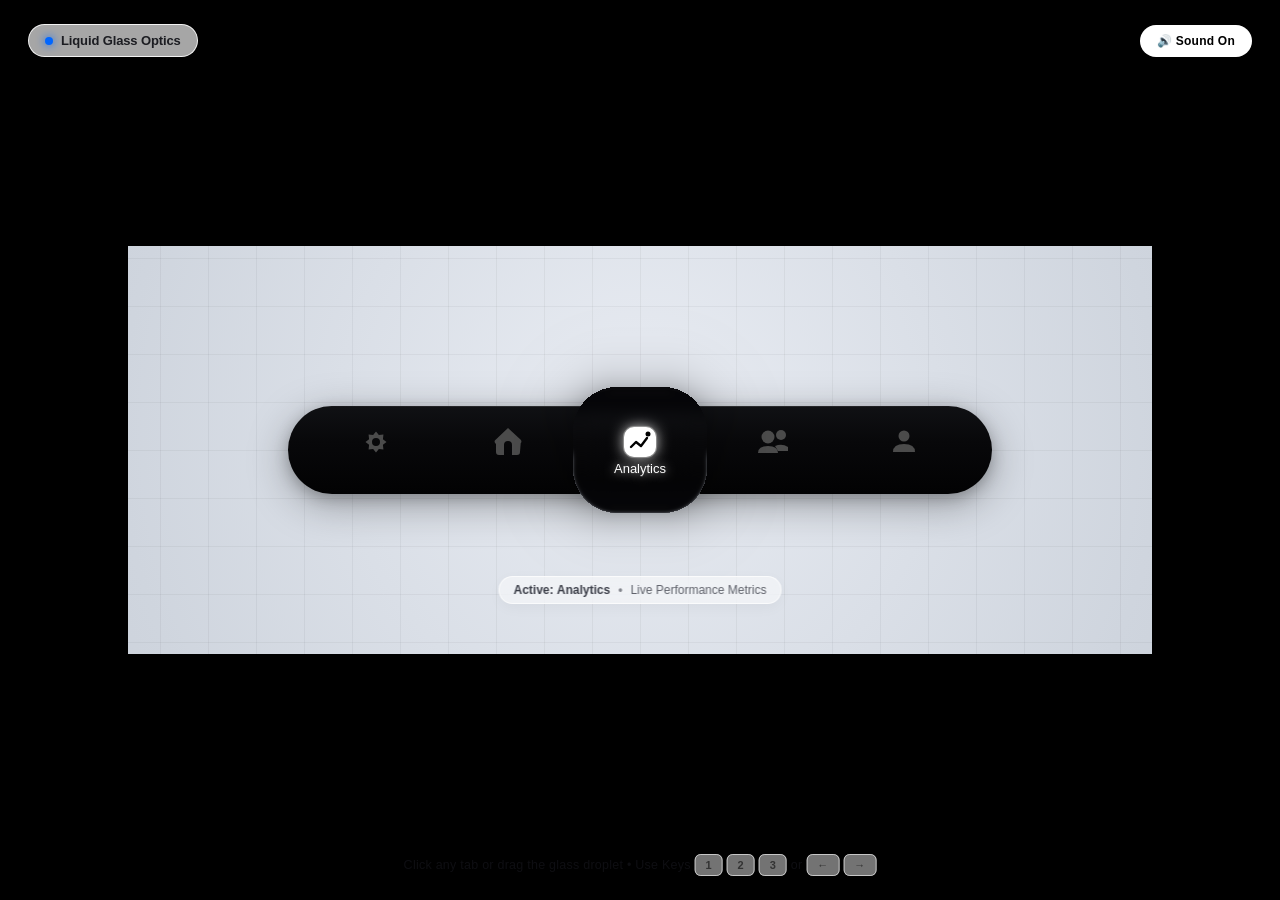
<file: black_glass_nav/index.html>
<!DOCTYPE html>
<html lang="en">
<head>
  <meta charset="UTF-8">
  <meta name="viewport" content="width=device-width, initial-scale=1.0">
  <title>Liquid Glass Navigation Bar — Real-Time WebGL Optics</title>
  <link rel="stylesheet" href="style.css">
</head>
<body>

  <!-- Top Floating Controls -->
  <header class="top-nav">
    <div class="nav-left">
      <div class="brand-badge">
        <span class="dot"></span>
        <span>Liquid Glass Optics</span>
      </div>
    </div>
    <div class="nav-right">
      <button id="soundToggle" class="btn-pill active" title="Toggle audio feedback">
        🔊 Sound On
      </button>
    </div>
  </header>

  <!-- Fullscreen WebGL Canvas for GPU Optical Refraction -->
  <canvas id="glcanvas"></canvas>

  <!-- Active View Indicator / Card -->
  <div class="active-view-card">
    <div id="viewIndicator" class="view-indicator">
      <span>Active: <strong>Analytics</strong></span> • <span>Live Performance Metrics</span>
    </div>
  </div>

  <!-- Interactive Instruction Hint -->
  <div class="interactive-hint">
    <span>Click any tab or drag the glass droplet • Use Keys <span class="hint-pill">1</span> <span class="hint-pill">2</span> <span class="hint-pill">3</span> or <span class="hint-pill">←</span> <span class="hint-pill">→</span></span>
  </div>

  <!-- Offscreen 2D Dynamic Background Texture Canvas -->
  <canvas id="bgCanvas"></canvas>

  <!-- Modular Scripts -->
  <script src="shaders.js"></script>
  <script src="icons.js"></script>
  <script src="phy.js"></script>
  <script src="app.js"></script>
</body>
</html>
</file>
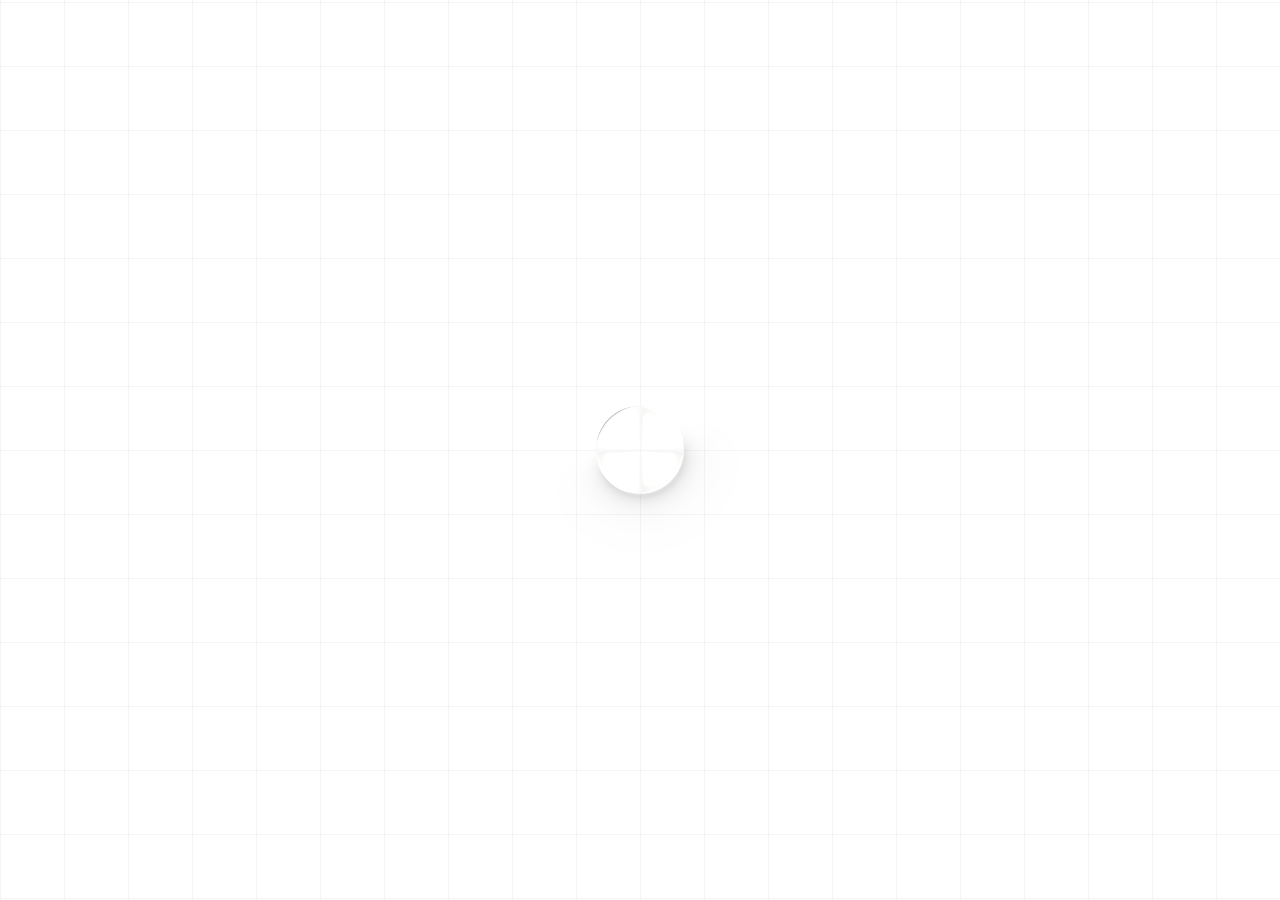
<file: glass_btn/index.html>
<!DOCTYPE html>
<html lang="en">
<head>
  <meta charset="UTF-8">
  <meta name="viewport" content="width=device-width, initial-scale=1.0">
  <title>Pure Liquid Glass</title>
  <link rel="stylesheet" href="style.css">
</head>
<body>

  <div class="stage-container" id="stageContainer">
    <!-- WebGL Optical Glass Canvas -->
    <canvas id="glcanvas"></canvas>

    <!-- Background Rasterizer Canvas -->
    <canvas id="bgCanvas"></canvas>
  </div>

  <!-- Modular Scripts -->
  <script src="shaders.js"></script>
  <script src="app.js"></script>
</body>
</html>
</file>
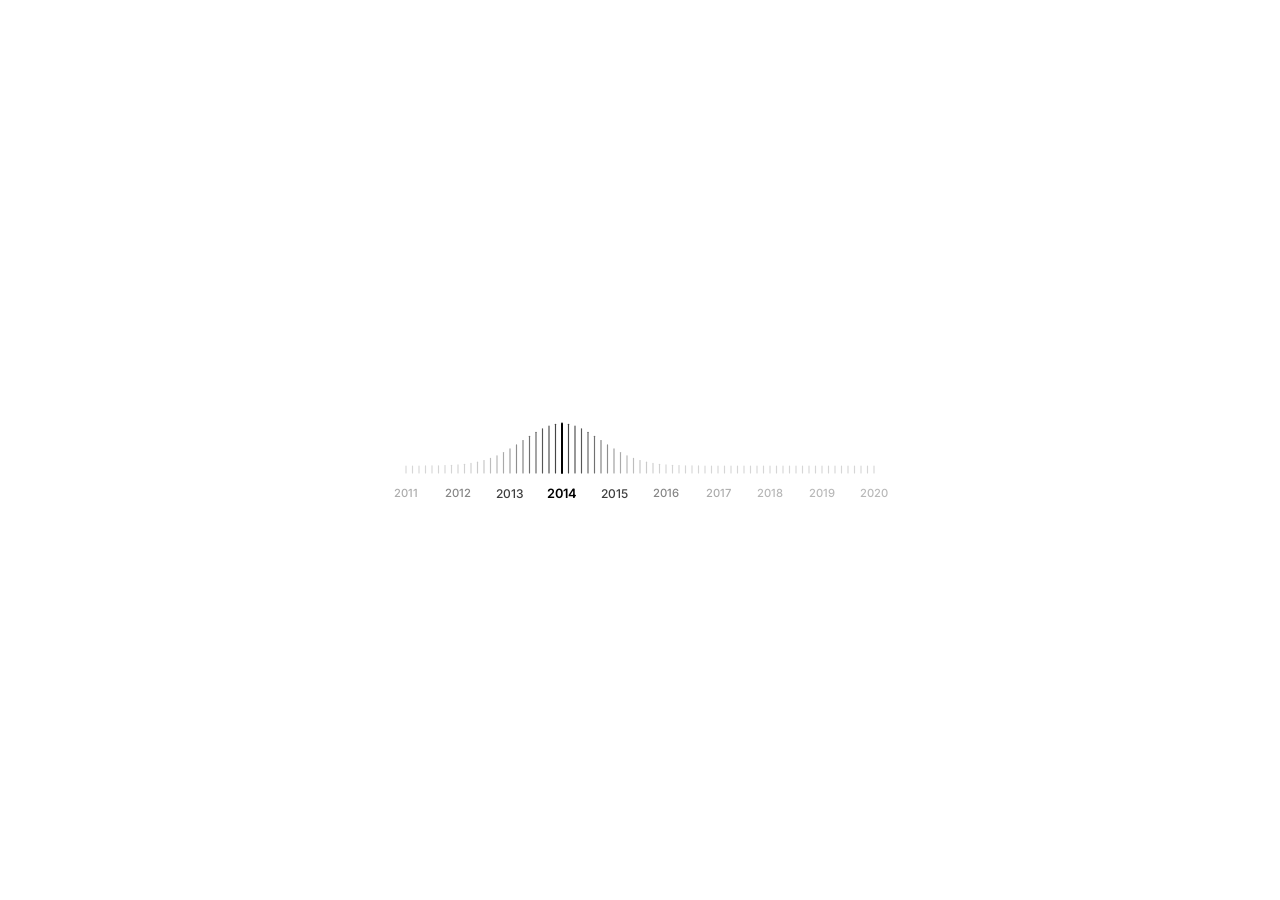
<file: ruler/index.html>
<!DOCTYPE html>
<html lang="en">
<head>
  <meta charset="UTF-8">
  <meta name="viewport" content="width=device-width, initial-scale=1.0">
  <title>Ruler Scrubber</title>
  <link rel="preconnect" href="https://fonts.googleapis.com">
  <link rel="preconnect" href="https://fonts.gstatic.com" crossorigin>
  <link href="https://fonts.googleapis.com/css2?family=Inter:wght@400;500;600;700&display=swap" rel="stylesheet">
  <link rel="stylesheet" href="style.css">
</head>
<body>
  <div class="ruler-container" id="rulerContainer" tabindex="0" role="slider" aria-label="Year ruler" aria-valuemin="2011" aria-valuemax="2020" aria-valuenow="2014">
    <canvas id="rulerCanvas"></canvas>
  </div>
  <script src="script.js"></script>
</body>
</html>
</file>
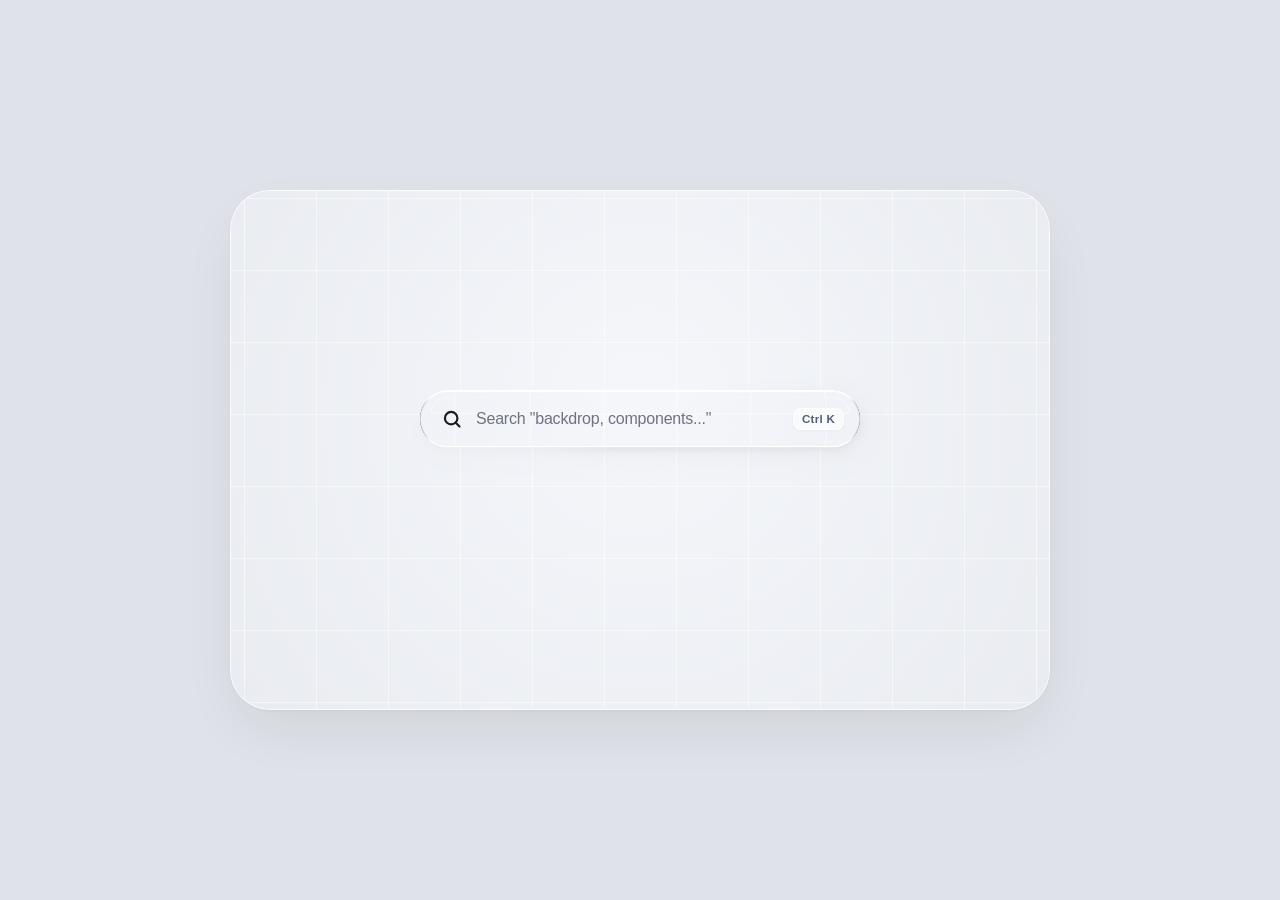
<file: search-bar/index.html>
<!DOCTYPE html>
<html lang="en">
<head>
  <meta charset="UTF-8">
  <meta name="viewport" content="width=device-width, initial-scale=1.0">
  <title>Liquid Glass Search Bar — Apple Optical Physics</title>
  <link rel="stylesheet" href="search-style.css">
</head>
<body>

  <div class="showcase-container">
    <!-- Studio Card Frame with Precision Glass Canvas -->
    <div class="studio-card-wrapper" id="cardWrapper">
      <div class="stage-container" id="stageContainer">
        <!-- GPU Optical Shader Canvas (Renders the Liquid Glass Pill) -->
        <canvas id="glcanvas"></canvas>

        <!-- Dynamic 2D Background Rasterizer -->
        <canvas id="bgCanvas"></canvas>

        <!-- Composited Search Bar Interactive UI -->
        <div class="search-ui-container" id="searchUIContainer">
          <div class="search-bar-frame" id="searchBarFrame">
            <!-- Search Glass Optical Icon -->
            <div class="search-icon-wrapper">
              <svg class="search-icon-svg" viewBox="0 0 24 24" fill="none" stroke="currentColor" stroke-width="2.6" stroke-linecap="round" stroke-linejoin="round">
                <circle cx="11" cy="11" r="7.5"></circle>
                <line x1="21" y1="21" x2="16.5" y2="16.5"></line>
              </svg>
            </div>

            <!-- Native Interactive Text Input -->
            <input 
              type="text" 
              class="search-input" 
              id="searchInput" 
              placeholder='Search "backdrop, components..."' 
              autocomplete="off" 
              spellcheck="false"
            />

            <!-- Interactive Action Badges -->
            <div class="search-actions">
              <!-- Clear Button (Shown when typing) -->
              <button class="clear-btn" id="clearBtn" type="button" aria-label="Clear Search Input">
                <svg viewBox="0 0 24 24" width="13" height="13" stroke="currentColor" stroke-width="2.5" fill="none" stroke-linecap="round" stroke-linejoin="round">
                  <line x1="18" y1="6" x2="6" y2="18"></line>
                  <line x1="6" y1="6" x2="18" y2="18"></line>
                </svg>
              </button>

              <!-- Keyboard Shortcut Tag -->
              <span class="shortcut-badge" id="shortcutBadge">⌘K</span>
            </div>
          </div>
        </div>

        <!-- Touch Overlay for Background Interaction -->
        <div class="touch-overlay" id="touchOverlay"></div>
      </div>
    </div>
  </div>

  <!-- Modular Scripts -->
  <script src="search-shaders.js"></script>
  <script src="search-app.js"></script>
</body>
</html>
</file>
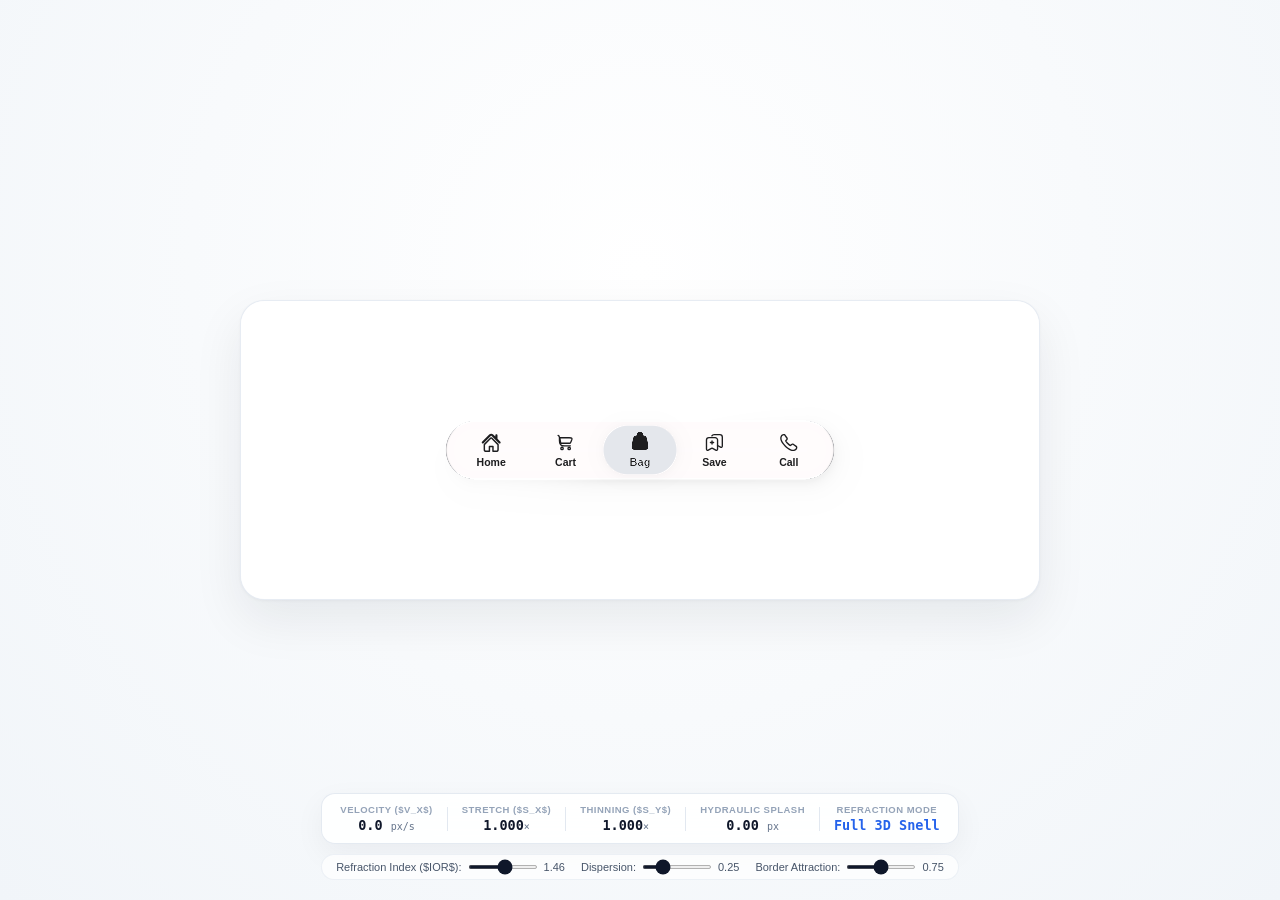
<file: tab_bar/index.html>
<!DOCTYPE html>
<html lang="en">

<head>
    <meta charset="UTF-8">
    <meta name="viewport" content="width=device-width, initial-scale=1.0">
    <title>Liquid Glass Optical Refraction & Hydrodynamic Fluid Physics Demo</title>
    <link rel="stylesheet" href="style.css">
</head>

<body>


    <div class="demo-stage" id="demoStage">
        <canvas id="demoCanvas"></canvas>
        <!-- Tab Bar SVG Icons Source -->
        <div id="tabIcons" style="display: none;">
            <svg id="svg-home" viewBox="0 0 24 24"><path d="M3 9l9-7 9 7v11a2 2 0 0 1-2 2H5a2 2 0 0 1-2-2z"></path><polyline points="9 22 9 12 15 12 15 22"></polyline></svg>
            <svg id="svg-cart" viewBox="0 0 24 24"><circle cx="9" cy="21" r="1.5"></circle><circle cx="20" cy="21" r="1.5"></circle><path d="M1 1h4l2.68 13.39a2 2 0 0 0 2 1.61h9.72a2 2 0 0 0 2-1.61L23 6H6"></path></svg>
            <svg id="svg-explore" viewBox="0 0 24 24"><circle cx="12" cy="12" r="10"></circle><polygon points="16.24 7.76 14.12 14.12 7.76 16.24 9.88 9.88 16.24 7.76"></polygon></svg>
            <svg id="svg-save" viewBox="0 0 24 24"><path d="M19 21l-7-5-7 5V5a2 2 0 0 1 2-2h10a2 2 0 0 1 2 2z"></path></svg>
            <svg id="svg-profile" viewBox="0 0 24 24"><path d="M20 21v-2a4 4 0 0 0-4-4H8a4 4 0 0 0-4 4v2"></path><circle cx="12" cy="7" r="4"></circle></svg>
        </div>
    </div>

    <div class="bottom-panel">
        <!-- Real-Time Physics Telemetry HUD -->
        <div class="telemetry-hud">
            <div class="hud-stat">
                <span class="hud-label">Velocity ($v_x$)</span>
                <span class="hud-value" id="valVelocity">0.0 <span class="hud-unit">px/s</span></span>
            </div>
            <div class="hud-divider"></div>
            <div class="hud-stat">
                <span class="hud-label">Stretch ($S_x$)</span>
                <span class="hud-value" id="valStretch">1.000<span class="hud-unit">×</span></span>
            </div>
            <div class="hud-divider"></div>
            <div class="hud-stat">
                <span class="hud-label">Thinning ($S_y$)</span>
                <span class="hud-value" id="valThinning">1.000<span class="hud-unit">×</span></span>
            </div>
            <div class="hud-divider"></div>
            <div class="hud-stat">
                <span class="hud-label">Hydraulic Splash</span>
                <span class="hud-value" id="valSplash">0.00 <span class="hud-unit">px</span></span>
            </div>
            <div class="hud-divider"></div>
            <div class="hud-stat">
                <span class="hud-label">Refraction Mode</span>
                <span class="hud-value" style="color: #2563eb;">Full 3D Snell</span>
            </div>
        </div>

        <!-- Live Tuning Controls -->
        <div class="controls-bar">
            <div class="control-item">
                <label>Refraction Index ($IOR$):</label>
                <input type="range" id="ctrlIor" min="1.05" max="1.8" step="0.01" value="1.46">
                <span id="txtIor">1.46</span>
            </div>
            <div class="control-item">
                <label>Dispersion:</label>
                <input type="range" id="ctrlDisp" min="0.00" max="1.00" step="0.01" value="0.25">
                <span id="txtDisp">0.25</span>
            </div>
            <div class="control-item">
                <label>Border Attraction:</label>
                <input type="range" id="ctrlAttract" min="0.0" max="1.50" step="0.05" value="0.75">
                <span id="txtAttract">0.75</span>
            </div>
        </div>
    </div>

    <script type="module" src="script.js"></script>
</body>

</html>
</file>
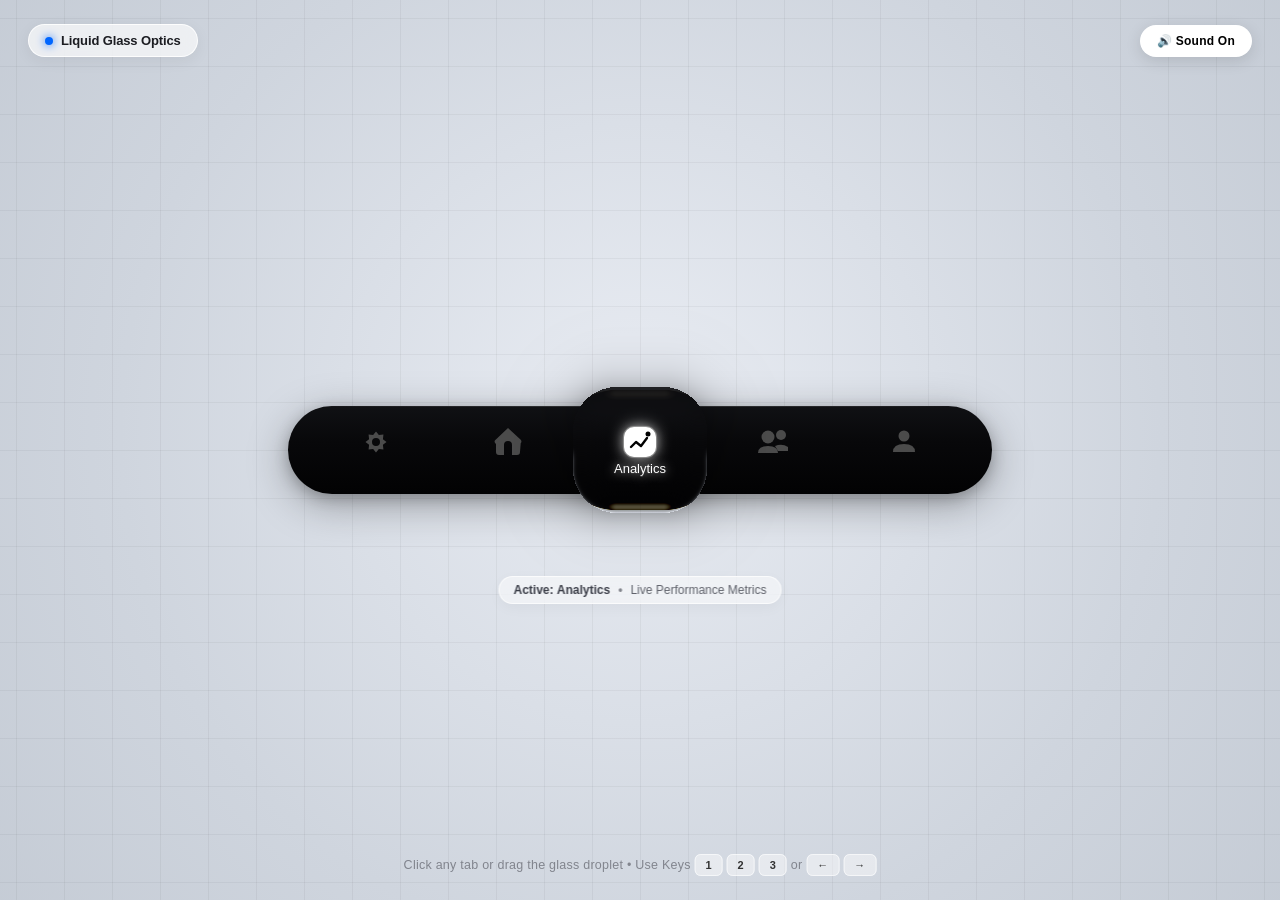
<file: black_glass_nav/backup/index.html>
<!DOCTYPE html>
<html lang="en">
<head>
  <meta charset="UTF-8">
  <meta name="viewport" content="width=device-width, initial-scale=1.0">
  <title>Liquid Glass Navigation Bar — Real-Time WebGL Optics</title>
  <link rel="stylesheet" href="liquid-nav-style.css">
</head>
<body>

  <!-- Top Floating Controls -->
  <header class="top-nav">
    <div class="nav-left">
      <div class="brand-badge">
        <span class="dot"></span>
        <span>Liquid Glass Optics</span>
      </div>
    </div>
    <div class="nav-right">
      <button id="soundToggle" class="btn-pill active" title="Toggle audio feedback">
        🔊 Sound On
      </button>
    </div>
  </header>

  <!-- Fullscreen WebGL Canvas for GPU Optical Refraction -->
  <canvas id="glcanvas"></canvas>

  <!-- Active View Indicator / Card -->
  <div class="active-view-card">
    <div id="viewIndicator" class="view-indicator">
      <span>Active: <strong>Analytics</strong></span> • <span>Live Performance Metrics</span>
    </div>
  </div>

  <!-- Interactive Instruction Hint -->
  <div class="interactive-hint">
    <span>Click any tab or drag the glass droplet • Use Keys <span class="hint-pill">1</span> <span class="hint-pill">2</span> <span class="hint-pill">3</span> or <span class="hint-pill">←</span> <span class="hint-pill">→</span></span>
  </div>

  <!-- Offscreen 2D Dynamic Background Texture Canvas -->
  <canvas id="bgCanvas"></canvas>

  <!-- Modular Scripts -->
  <script src="liquid-nav-shaders.js"></script>
  <script src="liquid-nav-app.js"></script>
</body>
</html>
</file>
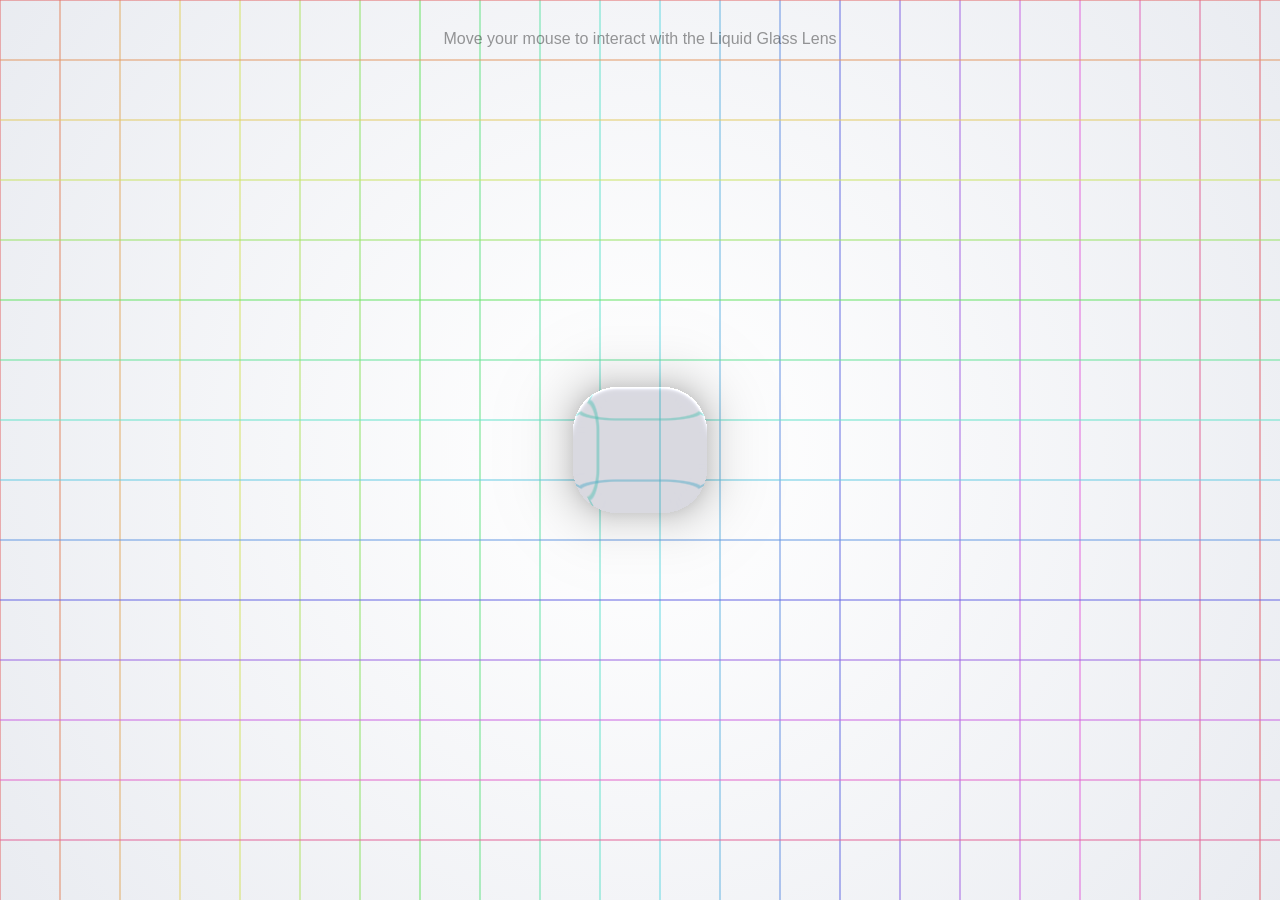
<file: black_glass_nav/lens.html>
<!DOCTYPE html>
<html lang="en">
<head>
  <meta charset="UTF-8">
  <title>Standalone Liquid Glass Lens Component</title>
  <style>
    body, html { 
      margin: 0; 
      padding: 0; 
      overflow: hidden; 
      background-color: #e5e9f0; 
    }
    canvas { 
      display: block; 
      width: 100vw; 
      height: 100vh; 
      touch-action: none; 
    }
    #bgCanvas { 
      display: none; 
    }
    .hint {
      position: absolute;
      top: 30px;
      width: 100%;
      text-align: center;
      font-family: -apple-system, sans-serif;
      font-weight: 500;
      color: rgba(0,0,0,0.4);
      pointer-events: none;
    }
  </style>
</head>
<body>
  <div class="hint">Move your mouse to interact with the Liquid Glass Lens</div>
  <canvas id="glcanvas"></canvas>
  
  <!-- Offscreen texture canvas -->
  <canvas id="bgCanvas"></canvas>

  <script>
    // --- 1. Physical Configuration & State ---
    const config = {
      // Dimensions of the lens (Squircle)
      thumbHalfWidth: 67,
      thumbHalfHeight: 63,
      thumbRadius: 44,
      
      // Optics
      ior: 1.25,
      dispersion: 0.006,
      lensHeight: 34.0
    };

    const state = {
      width: window.innerWidth,
      height: window.innerHeight,
      dpr: Math.min(window.devicePixelRatio || 1, 2),
      
      // Positional physics
      thumbX: window.innerWidth / 2,
      thumbY: window.innerHeight / 2,
      targetX: window.innerWidth / 2,
      targetY: window.innerHeight / 2,
      velX: 0,
      velY: 0,
      
      // Mass Conservation Jelly physics
      scaleX: 1.0,
      scaleY: 1.0,
      scaleVelX: 0
    };

    // --- 2. GLSL Shaders ---
    const vsSource = `
      attribute vec2 a_position;
      varying vec2 v_uv;
      void main() {
        v_uv = (a_position + 1.0) * 0.5;
        gl_Position = vec4(a_position, 0.0, 1.0);
      }
    `;

    const fsSource = `
      precision highp float;
      varying vec2 v_uv;
      
      uniform sampler2D u_background;
      uniform vec2 u_resolution;
      uniform vec2 u_thumbPos;
      uniform vec2 u_thumbHalfSize;
      uniform float u_thumbRadius;
      
      uniform float u_ior;
      uniform float u_dispersion;
      uniform float u_lensHeight;
      uniform vec2 u_scale;

      // Exact 2D Signed Distance Field for Rounded Box (Squircle)
      float sdRoundedBox(vec2 p, vec2 b, float r) {
        vec2 q = abs(p) - b + vec2(r);
        return min(max(q.x, q.y), 0.0) + length(max(q, 0.0)) - r;
      }

      // Wavelength dispersion weights
      vec3 getSpectralWeight(int i) {
        if (i == 0) return vec3(0.40, 0.00, 0.00); // Red
        if (i == 1) return vec3(0.35, 0.26, 0.00); // Amber
        if (i == 2) return vec3(0.00, 0.40, 0.04); // Green
        if (i == 3) return vec3(0.00, 0.26, 0.28); // Cyan
        if (i == 4) return vec3(0.04, 0.08, 0.40); // Blue
        return vec3(0.21, 0.00, 0.28);              // Violet
      }

      void main() {
        vec2 pixelCoord = v_uv * u_resolution;
        vec2 p = pixelCoord - u_thumbPos;
        vec2 pDistorted = p / u_scale; // Squash & stretch physics
        float dpr = u_thumbHalfSize.y / 63.0;

        // SDF Distance to the perimeter of the lens
        float d = sdRoundedBox(pDistorted, u_thumbHalfSize, u_thumbRadius);

        // --- OUTSIDE THE LENS ---
        if (d > 0.0) {
          float shadowAlpha = exp(-d / 18.0) * 0.18;
          vec3 bg = texture2D(u_background, v_uv).rgb;
          gl_FragColor = vec4(bg * (1.0 - shadowAlpha), 1.0); // Ambient contact shadow
          return;
        }

        // --- INSIDE THE LENS ---
        float distInside = -d;
        vec2 pCSS = pDistorted / dpr;
        float bevelWidth = 48.0 * dpr;
        float surfaceHeight = u_lensHeight;
        vec3 normal = vec3(0.0, 0.0, 1.0);

        // Calculate 3D dome curvature based on SDF
        if (distInside < bevelWidth) {
          float t = clamp(distInside / bevelWidth, 0.0, 1.0);
          float smoothT = smoothstep(0.0, 1.0, t);
          float curve = sqrt(max(0.0, 1.0 - (1.0 - smoothT) * (1.0 - smoothT)));
          surfaceHeight = curve * u_lensHeight;

          vec2 eps = vec2(1.0, 0.0);
          float dX = sdRoundedBox(pDistorted + eps.xy, u_thumbHalfSize, u_thumbRadius) - sdRoundedBox(pDistorted - eps.xy, u_thumbHalfSize, u_thumbRadius);
          float dY = sdRoundedBox(pDistorted + eps.yx, u_thumbHalfSize, u_thumbRadius) - sdRoundedBox(pDistorted - eps.yx, u_thumbHalfSize, u_thumbRadius);
          vec2 sdfGrad = normalize(vec2(dX, dY) + 1e-6);

          float safeT = min(smoothT, 0.98);
          float slope = (1.0 - safeT) / sqrt(max(0.001, 1.0 - (1.0 - safeT) * (1.0 - safeT)));
          slope = slope * (u_lensHeight / bevelWidth) * (1.0 - smoothT);
          normal = normalize(vec3(-sdfGrad * min(slope, 4.5), 1.0));
        }

        vec3 incident = vec3(0.0, 0.0, -1.0);
        vec3 viewDir = vec3(0.0, 0.0, 1.0);
        float depth = surfaceHeight + 28.0 * dpr;

        // Snell's Law Chromatic Refraction
        vec3 totalRefracted = vec3(0.0);
        for (int i = 0; i < 6; i++) {
          float fi = (float(i) - 2.5) / 2.5;
          float lambdaIOR = u_ior + fi * u_dispersion;
          vec3 refr = refract(incident, normal, 1.0 / lambdaIOR);
          vec2 offset = (refr.xy / abs(refr.z)) * (depth / u_resolution);
          totalRefracted += texture2D(u_background, v_uv - offset).rgb * getSpectralWeight(i);
        }

        // Add dark tint for the liquid
        totalRefracted *= vec3(0.85, 0.85, 0.88);

        // Glossy Specular Highlights & Fresnel
        vec3 bottomLightDir = normalize(vec3(0.0, -0.85, 0.45));
        vec3 bottomHalfVec = normalize(bottomLightDir + viewDir);
        float bottomSpecArea = (1.0 - smoothstep(-52.0, -18.0, pCSS.y)) * (1.0 - smoothstep(16.0, 52.0, abs(pCSS.x)));
        float specBottom = pow(max(0.0, dot(normal, bottomHalfVec)), 28.0) * 0.38 * bottomSpecArea;

        float NdotV = max(0.0, dot(normal, viewDir));
        float fresnel = pow(1.0 - NdotV, 3.2);
        
        // Restrict white border to only an arc shape on the top
        float topArcMask = smoothstep(10.0, 45.0, pCSS.y); 
        vec3 rimLight = vec3(0.95, 0.98, 1.0) * (fresnel * 0.8 + 0.2) * exp(-distInside / (1.5 * dpr)) * 0.60 * topArcMask;

        gl_FragColor = vec4(totalRefracted + specBottom + rimLight, 1.0);
      }
    `;

    // --- 3. WebGL Initialization ---
    const canvas = document.getElementById('glcanvas');
    const gl = canvas.getContext('webgl', { alpha: false, antialias: true });

    function compileShader(type, source) {
      const shader = gl.createShader(type);
      gl.shaderSource(shader, source);
      gl.compileShader(shader);
      if (!gl.getShaderParameter(shader, gl.COMPILE_STATUS)) {
        console.error('Shader compile failed:', gl.getShaderInfoLog(shader));
      }
      return shader;
    }

    const program = gl.createProgram();
    gl.attachShader(program, compileShader(gl.VERTEX_SHADER, vsSource));
    gl.attachShader(program, compileShader(gl.FRAGMENT_SHADER, fsSource));
    gl.linkProgram(program);
    gl.useProgram(program);

    // Screen Quad
    const posBuffer = gl.createBuffer();
    gl.bindBuffer(gl.ARRAY_BUFFER, posBuffer);
    gl.bufferData(gl.ARRAY_BUFFER, new Float32Array([-1,-1, 1,-1, -1,1, -1,1, 1,-1, 1,1]), gl.STATIC_DRAW);
    const aPosLoc = gl.getAttribLocation(program, 'a_position');
    gl.enableVertexAttribArray(aPosLoc);
    gl.vertexAttribPointer(aPosLoc, 2, gl.FLOAT, false, 0, 0);

    const uResLoc = gl.getUniformLocation(program, 'u_resolution');
    const uThumbPosLoc = gl.getUniformLocation(program, 'u_thumbPos');
    const uThumbHalfLoc = gl.getUniformLocation(program, 'u_thumbHalfSize');
    const uThumbRadLoc = gl.getUniformLocation(program, 'u_thumbRadius');
    const uIorLoc = gl.getUniformLocation(program, 'u_ior');
    const uDispLoc = gl.getUniformLocation(program, 'u_dispersion');
    const uLensHLoc = gl.getUniformLocation(program, 'u_lensHeight');
    const uScaleLoc = gl.getUniformLocation(program, 'u_scale');

    // Create texture
    const bgTexture = gl.createTexture();
    gl.bindTexture(gl.TEXTURE_2D, bgTexture);
    gl.texParameteri(gl.TEXTURE_2D, gl.TEXTURE_WRAP_S, gl.CLAMP_TO_EDGE);
    gl.texParameteri(gl.TEXTURE_2D, gl.TEXTURE_WRAP_T, gl.CLAMP_TO_EDGE);
    gl.texParameteri(gl.TEXTURE_2D, gl.TEXTURE_MIN_FILTER, gl.LINEAR);
    gl.texParameteri(gl.TEXTURE_2D, gl.TEXTURE_MAG_FILTER, gl.LINEAR);
    gl.pixelStorei(gl.UNPACK_FLIP_Y_WEBGL, true);

    // --- 4. 2D Background Canvas ---
    // We draw a grid to an offscreen canvas to test the refraction optics
    const bgCanvas = document.getElementById('bgCanvas');
    const bgCtx = bgCanvas.getContext('2d', { alpha: false });

    function drawBackground() {
      bgCanvas.width = state.width * state.dpr;
      bgCanvas.height = state.height * state.dpr;
      bgCtx.scale(state.dpr, state.dpr);

      // Radial background
      const grad = bgCtx.createRadialGradient(state.width/2, state.height/2, 50, state.width/2, state.height/2, state.width * 0.8);
      grad.addColorStop(0, '#ffffff');
      grad.addColorStop(1, '#e2e5ec');
      bgCtx.fillStyle = grad;
      bgCtx.fillRect(0, 0, state.width, state.height);

      // Draw a colorful testing grid to make refraction obvious
      bgCtx.lineWidth = 2;
      for (let i = 0; i < state.width; i += 60) {
        bgCtx.strokeStyle = `hsla(${(i / state.width) * 360}, 70%, 65%, 0.5)`;
        bgCtx.beginPath(); bgCtx.moveTo(i, 0); bgCtx.lineTo(i, state.height); bgCtx.stroke();
      }
      for (let i = 0; i < state.height; i += 60) {
        bgCtx.strokeStyle = `hsla(${(i / state.height) * 360}, 70%, 65%, 0.5)`;
        bgCtx.beginPath(); bgCtx.moveTo(0, i); bgCtx.lineTo(state.width, i); bgCtx.stroke();
      }
      
      // Upload to WebGL texture
      gl.bindTexture(gl.TEXTURE_2D, bgTexture);
      gl.texImage2D(gl.TEXTURE_2D, 0, gl.RGBA, gl.RGBA, gl.UNSIGNED_BYTE, bgCanvas);
    }

    // --- 5. Event Listeners ---
    function onResize() {
      state.width = window.innerWidth;
      state.height = window.innerHeight;
      state.dpr = Math.min(window.devicePixelRatio || 1, 2);
      
      canvas.width = state.width * state.dpr;
      canvas.height = state.height * state.dpr;
      gl.viewport(0, 0, canvas.width, canvas.height);
      
      drawBackground();
    }
    window.addEventListener('resize', onResize);

    window.addEventListener('pointermove', (e) => {
      state.targetX = e.clientX;
      state.targetY = e.clientY;
    });

    // --- 6. Render & Physics Loop ---
    let lastTime = performance.now();
    function render(time) {
      const dt = Math.min((time - lastTime) / 1000, 0.1);
      lastTime = time;

      // Snappy Spring Physics (Lens follows pointer)
      const distX = state.targetX - state.thumbX;
      const distY = state.targetY - state.thumbY;
      
      state.velX = (state.velX + distX * 400.0 * dt) * 0.85;
      state.velY = (state.velY + distY * 400.0 * dt) * 0.85;
      
      state.thumbX += state.velX * dt;
      state.thumbY += state.velY * dt;

      // Static Shape (No Jelly Physics)
      state.scaleX = 1.0;
      state.scaleY = 1.0;

      // Upload Uniforms
      gl.uniform2f(uResLoc, canvas.width, canvas.height);
      gl.uniform2f(uThumbPosLoc, state.thumbX * state.dpr, (state.height - state.thumbY) * state.dpr);
      gl.uniform2f(uThumbHalfLoc, config.thumbHalfWidth * state.dpr, config.thumbHalfHeight * state.dpr);
      gl.uniform1f(uThumbRadLoc, config.thumbRadius * state.dpr);
      gl.uniform1f(uIorLoc, config.ior);
      gl.uniform1f(uDispLoc, config.dispersion);
      gl.uniform1f(uLensHLoc, config.lensHeight * state.dpr);
      gl.uniform2f(uScaleLoc, state.scaleX, state.scaleY);

      // Render Quad
      gl.drawArrays(gl.TRIANGLES, 0, 6);
      requestAnimationFrame(render);
    }

    // Launch
    onResize();
    requestAnimationFrame(render);
  </script>
</body>
</html>
</file>
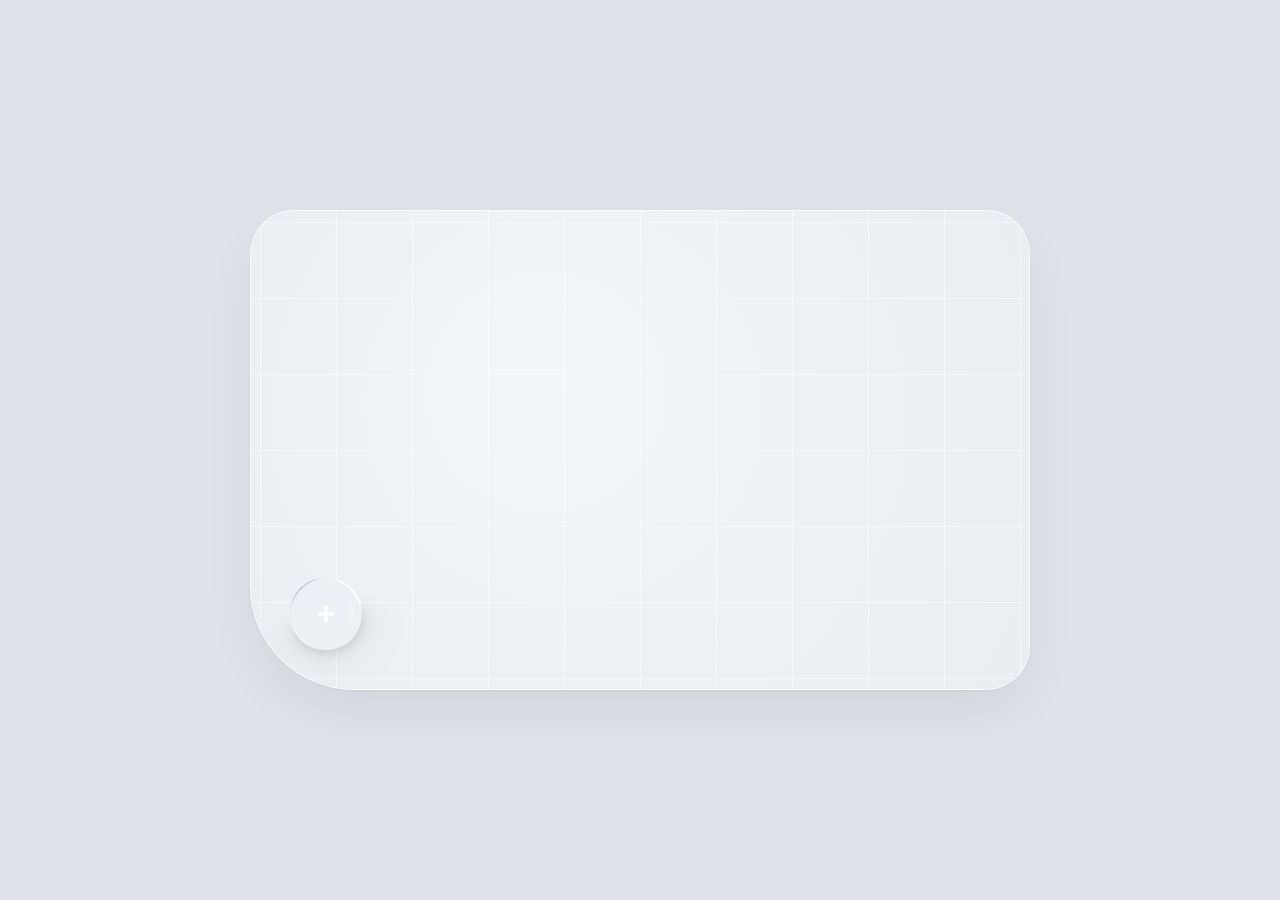
<file: button/button.html>
<!DOCTYPE html>
<html lang="en">
<head>
  <meta charset="UTF-8">
  <meta name="viewport" content="width=device-width, initial-scale=1.0">
  <title>Liquid Glass Button</title>
  <link rel="stylesheet" href="button-style.css">
</head>
<body>

  <div class="showcase-container">
    <!-- Studio Card Frame with Signature Bottom-Left Curved Corner -->
    <div class="studio-card-wrapper" id="cardWrapper">
      <div class="stage-container" id="stageContainer">
        <!-- GPU Optical Shader Canvas -->
        <canvas id="glcanvas"></canvas>

        <!-- Dynamic 2D Background Rasterizer -->
        <canvas id="bgCanvas"></canvas>

        <!-- Glass Card Action Menu (5 Compact Buttons with Fluid Interactions) -->
        <div class="card-actions-menu" id="cardActionsMenu" aria-hidden="true">
          <!-- Fluid Optical Hover Glider -->
          <div class="hover-glider" id="hoverGlider"></div>

          <!-- Dedicated Close Anchor Over Bottom-Left X Button -->
          <div class="card-close-anchor" id="cardCloseAnchor" role="button" aria-label="Close Liquid Glass Card"></div>

          <button class="card-action-btn" data-action="new-doc" type="button" style="--item-idx: 4;">
            <svg class="action-icon" viewBox="0 0 24 24" fill="none" stroke="currentColor" stroke-width="2" stroke-linecap="round" stroke-linejoin="round">
              <path d="M14 2H6a2 2 0 0 0-2 2v16a2 2 0 0 0 2 2h12a2 2 0 0 0 2-2V8z"></path>
              <polyline points="14 2 14 8 20 8"></polyline>
              <line x1="16" y1="13" x2="8" y2="13"></line>
              <line x1="16" y1="17" x2="8" y2="17"></line>
            </svg>
            <span class="action-label">New Document</span>
          </button>

          <button class="card-action-btn" data-action="upload" type="button" style="--item-idx: 3;">
            <svg class="action-icon" viewBox="0 0 24 24" fill="none" stroke="currentColor" stroke-width="2" stroke-linecap="round" stroke-linejoin="round">
              <path d="M21 15v4a2 2 0 0 1-2 2H5a2 2 0 0 1-2-2v-4"></path>
              <polyline points="17 8 12 3 7 8"></polyline>
              <line x1="12" y1="3" x2="12" y2="15"></line>
            </svg>
            <span class="action-label">Upload File</span>
          </button>

          <button class="card-action-btn" data-action="voice" type="button" style="--item-idx: 2;">
            <svg class="action-icon" viewBox="0 0 24 24" fill="none" stroke="currentColor" stroke-width="2" stroke-linecap="round" stroke-linejoin="round">
              <path d="M12 1a3 3 0 0 0-3 3v8a3 3 0 0 0 6 0V4a3 3 0 0 0-3-3z"></path>
              <path d="M19 10v2a7 7 0 0 1-14 0v-2"></path>
              <line x1="12" y1="19" x2="12" y2="23"></line>
              <line x1="8" y1="23" x2="16" y2="23"></line>
            </svg>
            <span class="action-label">Voice Memo</span>
          </button>

          <button class="card-action-btn" data-action="scan" type="button" style="--item-idx: 1;">
            <svg class="action-icon" viewBox="0 0 24 24" fill="none" stroke="currentColor" stroke-width="2" stroke-linecap="round" stroke-linejoin="round">
              <path d="M3 7V5a2 2 0 0 1 2-2h2"></path>
              <path d="M17 3h2a2 2 0 0 1 2 2v2"></path>
              <path d="M21 17v2a2 2 0 0 1-2 2h-2"></path>
              <path d="M7 21H5a2 2 0 0 1-2-2v-2"></path>
              <line x1="7" y1="12" x2="17" y2="12"></line>
            </svg>
            <span class="action-label">Scan Code</span>
          </button>

          <button class="card-action-btn" data-action="link" type="button" style="--item-idx: 0;">
            <svg class="action-icon" viewBox="0 0 24 24" fill="none" stroke="currentColor" stroke-width="2" stroke-linecap="round" stroke-linejoin="round">
              <path d="M10 13a5 5 0 0 0 7.54.54l3-3a5 5 0 0 0-7.07-7.07l-1.72 1.71"></path>
              <path d="M14 11a5 5 0 0 0-7.54-.54l-3 3a5 5 0 0 0 7.07 7.07l1.71-1.71"></path>
            </svg>
            <span class="action-label">Share Link</span>
          </button>
        </div>

        <!-- Tactile Button Touch Overlay -->
        <div class="touch-overlay" id="touchOverlay" role="button" aria-label="Liquid Glass Add Button"></div>
      </div>
    </div>
  </div>

  <!-- Modular Scripts -->
  <script src="button-shaders.js"></script>
  <script src="button-app.js"></script>
</body>
</html>
</file>
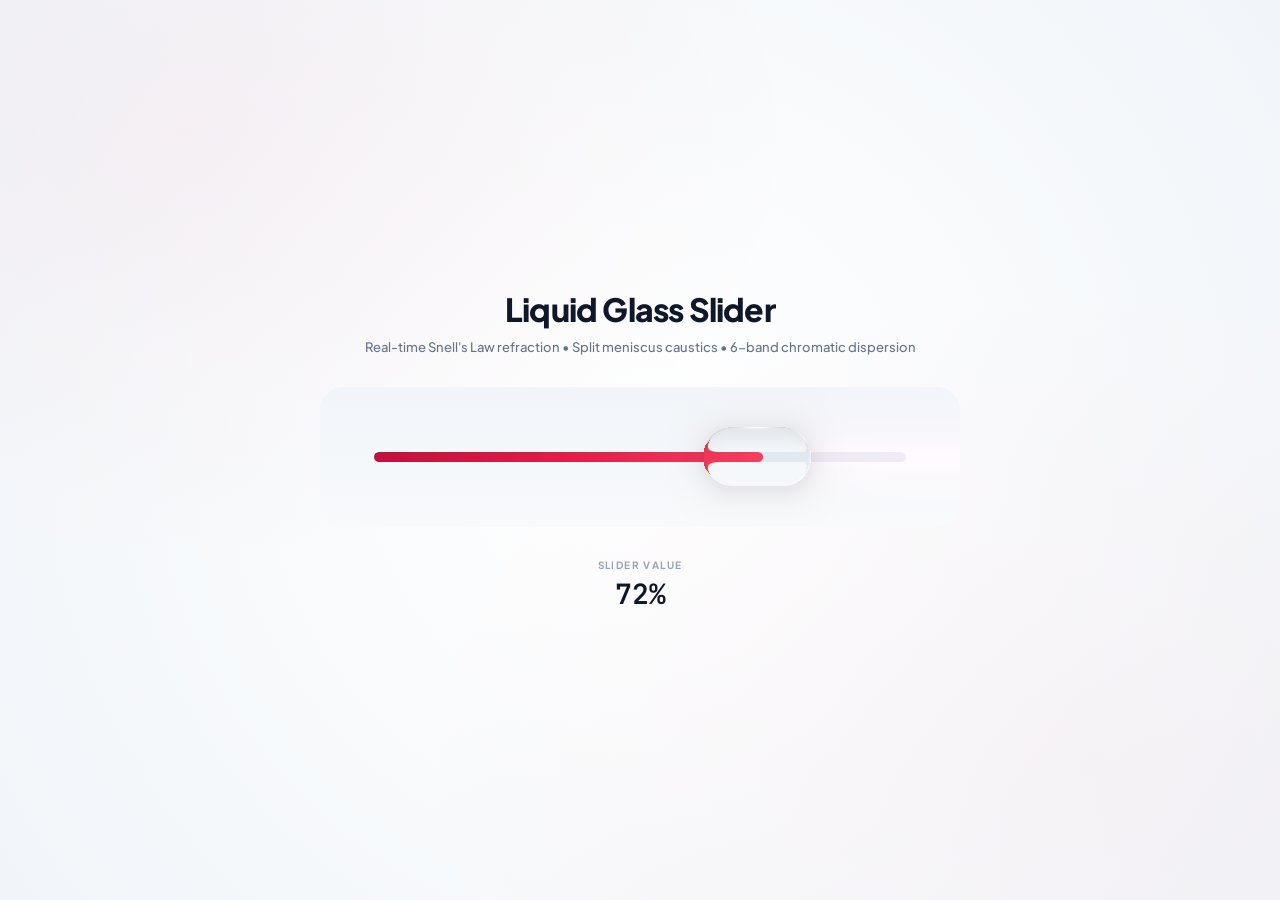
<file: slider/slider.html>
<!DOCTYPE html>
<html lang="en">
<head>
  <meta charset="UTF-8">
  <meta name="viewport" content="width=device-width, initial-scale=1.0">
  <title>Liquid Glass Slider — Pure WebGL Optics</title>
  <link rel="stylesheet" href="slider-style.css">
</head>
<body>

  <!-- Background Ambience & Container -->
  <div class="slider-showcase">
    <header class="header">
      <h1 class="title">Liquid Glass Slider</h1>
      <p class="subtitle">Real-time Snell's Law refraction • Split meniscus caustics • 6-band chromatic dispersion</p>
    </header>

    <!-- Interactive Canvas & Slider Mount -->
    <div class="slider-stage" id="sliderStage">
      <!-- Fullscreen / Stage WebGL Canvas for GPU Optical Refraction -->
      <canvas id="glcanvas"></canvas>

      <!-- Offscreen 2D Canvas for High-DPR Crisp Dynamic Track Rasterization -->
      <canvas id="bgCanvas"></canvas>

      <!-- Glass Slider Control Overlay for Drag Interaction -->
      <div class="slider-overlay" id="sliderOverlay" tabindex="0" role="slider" aria-label="Liquid Glass Slider" aria-valuemin="0" aria-valuemax="100" aria-valuenow="72"></div>
    </div>

    <!-- Direct Value Readout -->
    <div class="slider-controls">
      <div class="readout-card">
        <span class="readout-label">SLIDER VALUE</span>
        <span class="readout-value" id="valueReadout">72%</span>
      </div>
    </div>
  </div>

  <!-- Dedicated Modular Scripts with Cache-Busting -->
  <script src="slider-shaders.js?v=1.2.3"></script>
  <script src="slider-app.js?v=1.2.3"></script>
</body>
</html>
</file>
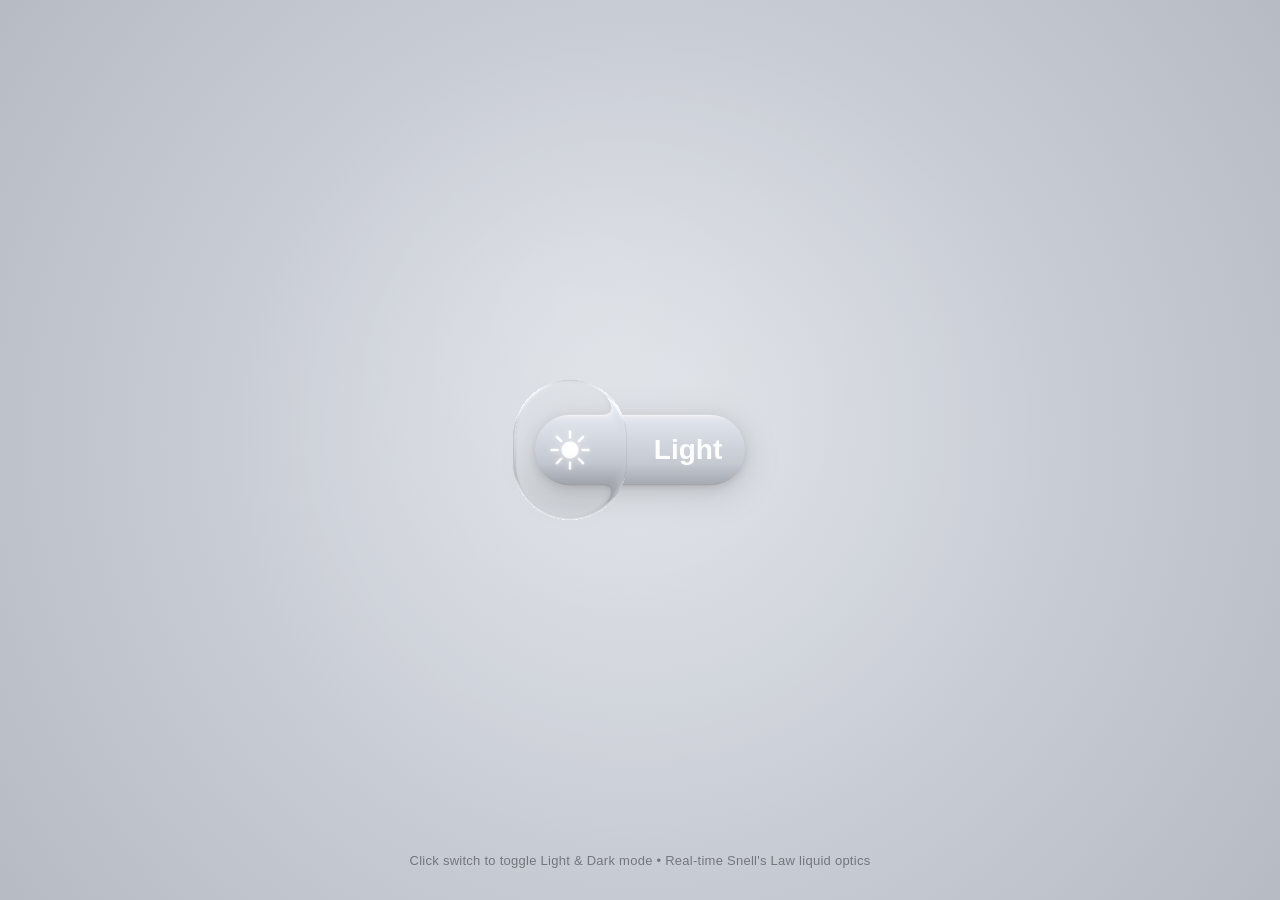
<file: theme-change/theme-change.html>
<!DOCTYPE html>
<html lang="en">
<head>
  <meta charset="UTF-8">
  <meta name="viewport" content="width=device-width, initial-scale=1.0">
  <title>Liquid Glass Theme Switch — Pure WebGL Optics</title>
  <link rel="stylesheet" href="theme-change-style.css">
</head>
<body>

  <!-- Fullscreen WebGL Canvas for GPU Optical Refraction -->
  <canvas id="glcanvas"></canvas>



  <!-- Subtle Floating Hint -->
  <div class="interactive-hint">
    <span>Click switch to toggle Light & Dark mode • Real-time Snell's Law liquid optics</span>
  </div>



  <!-- Offscreen 2D Canvas for crisp dynamic background rendering -->
  <canvas id="bgCanvas"></canvas>

  <!-- Dedicated Modular Scripts -->
  <script src="theme-change-shaders.js"></script>
  <script src="theme-change-app.js"></script>
</body>
</html>
</file>
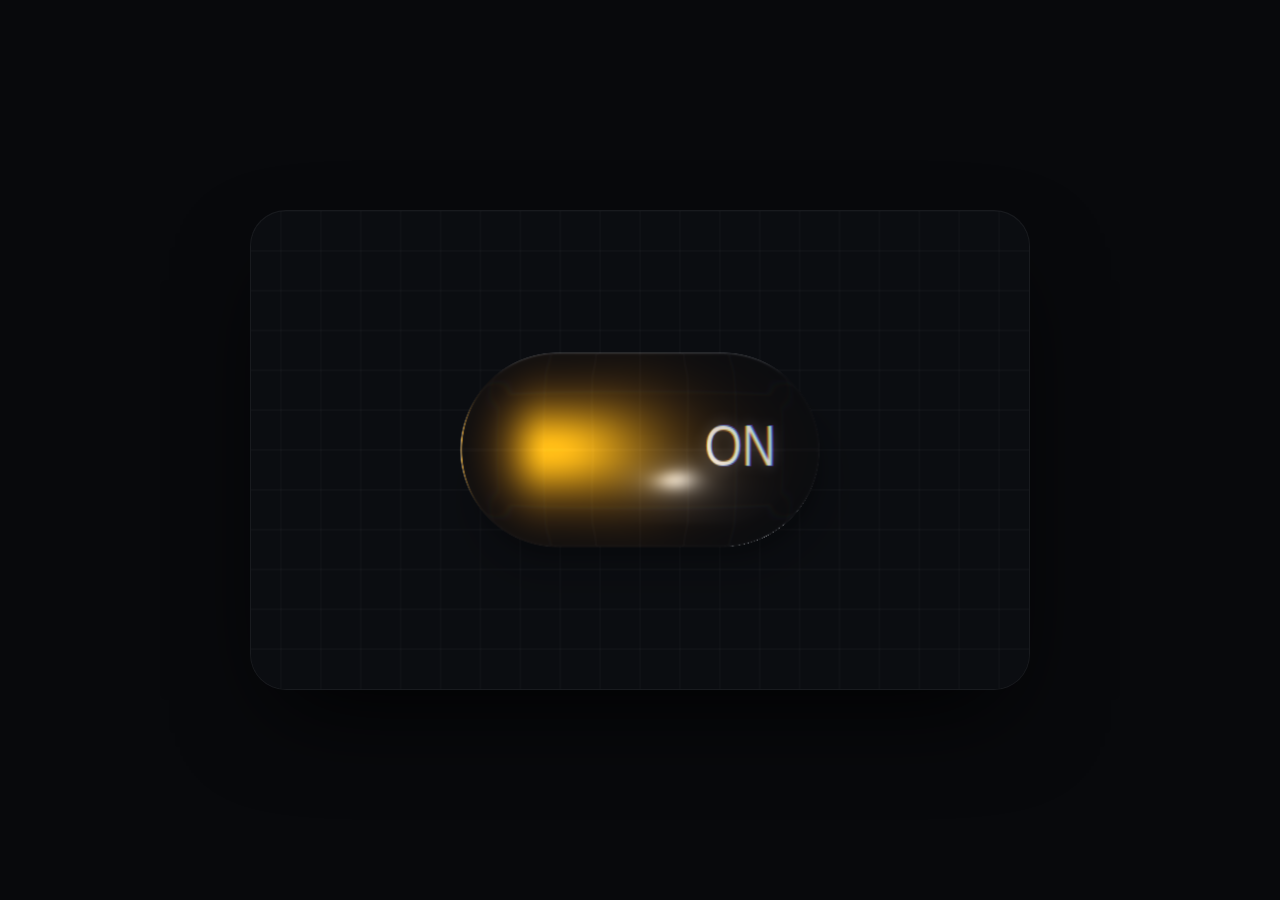
<file: toggle/toggle.html>
<!DOCTYPE html>
<html lang="en">
<head>
  <meta charset="UTF-8">
  <meta name="viewport" content="width=device-width, initial-scale=1.0">
  <title>Liquid Glass Plasma Toggle Button</title>
  <link rel="stylesheet" href="toggle-style.css">
</head>
<body>

  <div class="showcase-container">
    <!-- Studio Grid Stage -->
    <div class="studio-stage" id="studioStage">
      
      <!-- Studio Grid Ambient Background Layer -->
      <div class="studio-grid"></div>

      <!-- WebGL Optical Canvas (Renders Capsule SDF, Snell Refraction, Volumetric Plasma Smoke) -->
      <canvas id="glcanvas"></canvas>

      <!-- Offscreen Background & Text Rasterizer Canvas -->
      <canvas id="bgCanvas"></canvas>

      <!-- Interactive Glass Capsule Touch & Click Overlay -->
      <div class="capsule-interactive-overlay" id="capsuleOverlay" role="switch" aria-checked="true" tabindex="0" title="Click to Toggle Liquid Glass Plasma">
        <span class="sr-only">Toggle Switch</span>
      </div>

    </div>
  </div>

  <!-- Modular Scripts in Execution Order -->
  <script src="toggle-shaders.js"></script>
  <script src="toggle-plasma.js"></script>
  <script src="toggle-app.js"></script>
</body>
</html>
</file>
<file: black_glass_nav/style.css>
* {
  box-sizing: border-box;
  margin: 0;
  padding: 0;
  user-select: none;
  -webkit-user-select: none;
}

body,
html {
  width: 100%;
  height: 100%;
  overflow: hidden;
  background-color: #cfd4dc;
  font-family: -apple-system, BlinkMacSystemFont, "SF Pro Display", "Inter", "Segoe UI", Roboto, sans-serif;
  color: #1a1b1f;
}

/* Fullscreen WebGL Canvas */
#glcanvas {
  position: absolute;
  top: 0;
  left: 0;
  width: 100vw;
  height: 100vh;
  display: block;
  cursor: grab;
  z-index: 1;
}

#glcanvas:active {
  cursor: grabbing;
}

/* Top Floating Controls Bar */
.top-nav {
  position: absolute;
  top: 24px;
  left: 28px;
  right: 28px;
  display: flex;
  justify-content: space-between;
  align-items: center;
  z-index: 10;
  pointer-events: none;
}

.nav-left,
.nav-right {
  display: flex;
  align-items: center;
  gap: 12px;
  pointer-events: auto;
}

.brand-badge {
  display: inline-flex;
  align-items: center;
  gap: 8px;
  padding: 8px 16px;
  border-radius: 999px;
  background: rgba(255, 255, 255, 0.65);
  border: 1px solid rgba(255, 255, 255, 0.85);
  box-shadow: 0 4px 16px rgba(0, 0, 0, 0.06);
  backdrop-filter: blur(16px);
  -webkit-backdrop-filter: blur(16px);
  font-size: 13px;
  font-weight: 600;
  color: #1c1d22;
  letter-spacing: -0.01em;
}

.brand-badge .dot {
  width: 8px;
  height: 8px;
  border-radius: 50%;
  background: #0066ff;
  box-shadow: 0 0 10px #0066ff;
  animation: pulse 2.2s infinite ease-in-out;
}

@keyframes pulse {
  0%, 100% { opacity: 0.6; transform: scale(0.9); }
  50% { opacity: 1; transform: scale(1.15); }
}

.btn-pill {
  display: inline-flex;
  align-items: center;
  gap: 8px;
  padding: 8px 16px;
  border-radius: 999px;
  background: rgba(255, 255, 255, 0.55);
  border: 1px solid rgba(255, 255, 255, 0.75);
  color: #2b2d35;
  font-size: 12px;
  font-weight: 600;
  letter-spacing: 0.02em;
  backdrop-filter: blur(16px);
  -webkit-backdrop-filter: blur(16px);
  box-shadow: 0 4px 14px rgba(0, 0, 0, 0.05);
  transition: all 0.22s cubic-bezier(0.2, 0.8, 0.2, 1);
  cursor: pointer;
}

.btn-pill:hover {
  transform: translateY(-1px);
  background: rgba(255, 255, 255, 0.8);
  box-shadow: 0 6px 20px rgba(0, 0, 0, 0.08);
}

.btn-pill.active {
  background: #ffffff;
  color: #000;
  box-shadow: 0 4px 16px rgba(0, 0, 0, 0.12);
}

/* Active View Card (subtle, below the navigation bar) */
.active-view-card {
  position: absolute;
  top: 50%;
  left: 50%;
  transform: translate(-50%, calc(-50% + 140px));
  display: flex;
  flex-direction: column;
  align-items: center;
  gap: 6px;
  pointer-events: none;
  z-index: 5;
  transition: all 0.35s cubic-bezier(0.2, 0.8, 0.2, 1);
}

.view-indicator {
  display: inline-flex;
  align-items: center;
  gap: 8px;
  padding: 6px 14px;
  border-radius: 999px;
  background: rgba(255, 255, 255, 0.5);
  border: 1px solid rgba(255, 255, 255, 0.7);
  box-shadow: 0 4px 14px rgba(0, 0, 0, 0.04);
  backdrop-filter: blur(12px);
  font-size: 12px;
  font-weight: 600;
  color: #3b3e48;
}

/* Center Bottom Interactive Instruction Hint */
.interactive-hint {
  position: absolute;
  bottom: 28px;
  left: 50%;
  transform: translateX(-50%);
  display: flex;
  align-items: center;
  gap: 16px;
  font-size: 12.5px;
  font-weight: 500;
  color: rgba(30, 32, 40, 0.45);
  letter-spacing: 0.02em;
  pointer-events: none;
  z-index: 10;
  white-space: nowrap;
}

.hint-pill {
  padding: 4px 10px;
  border-radius: 6px;
  background: rgba(255, 255, 255, 0.45);
  border: 1px solid rgba(255, 255, 255, 0.6);
  font-size: 11px;
  font-weight: 600;
  color: #333;
}

/* Offscreen dynamic 2D canvas */
#bgCanvas {
  display: none;
}
</file>
<file: glass_btn/style.css>
/* ==========================================================================
   Pure Liquid Glass — Minimal White Canvas
   ========================================================================== */

*, *::before, *::after {
  box-sizing: border-box;
  margin: 0;
  padding: 0;
}

html, body {
  width: 100%;
  height: 100%;
  overflow: hidden;
  background-color: #ffffff;
  display: flex;
  align-items: center;
  justify-content: center;
  -webkit-font-smoothing: antialiased;
  -moz-osx-font-smoothing: grayscale;
}

.stage-container {
  position: relative;
  width: 100vw;
  height: 100vh;
  display: flex;
  align-items: center;
  justify-content: center;
  background-color: #ffffff;
}

#glcanvas {
  position: absolute;
  top: 0;
  left: 0;
  width: 100%;
  height: 100%;
  display: block;
}

#bgCanvas {
  display: none;
}
</file>
<file: ruler/style.css>
* {
  margin: 0;
  padding: 0;
  box-sizing: border-box;
}

html, body {
  width: 100%;
  height: 100%;
  overflow: hidden;
  background-color: #ffffff;
  display: flex;
  align-items: center;
  justify-content: center;
  font-family: 'Inter', -apple-system, BlinkMacSystemFont, "Segoe UI", Roboto, sans-serif;
  -webkit-font-smoothing: antialiased;
  -moz-osx-font-smoothing: grayscale;
}

.ruler-container {
  position: relative;
  width: 100%;
  max-width: 580px;
  height: 150px;
  cursor: ew-resize;
  user-select: none;
  -webkit-user-select: none;
  touch-action: none;
  outline: none;
}

canvas {
  width: 100%;
  height: 100%;
  display: block;
}
</file>
<file: search-bar/search-style.css>
/* ==========================================================================
   Liquid Glass Search Bar Component — Stylesheet
   Pure Studio Canvas, Physical Glass Aesthetics, and Apple-Grade Kinematics
   ========================================================================== */

:root {
  --canvas-bg: #dfe2e8;
  --card-bg: #edf0f5;
  --card-border: rgba(255, 255, 255, 0.85);
  --card-shadow: 
    0 24px 60px -12px rgba(28, 32, 45, 0.09),
    0 1px 3px rgba(28, 32, 45, 0.04);
  --text-primary: #1c202a;
  --text-secondary: #6e7687;
  --accent-blue: #0071e3;
}

*, *::before, *::after {
  box-sizing: border-box;
  margin: 0;
  padding: 0;
}

html, body {
  width: 100%;
  height: 100%;
  overflow: hidden;
  background-color: var(--canvas-bg);
  display: flex;
  align-items: center;
  justify-content: center;
  font-family: -apple-system, BlinkMacSystemFont, "SF Pro Text", "Segoe UI", Roboto, sans-serif;
  -webkit-font-smoothing: antialiased;
  -moz-osx-font-smoothing: grayscale;
}

/* Outer Showcase Container */
.showcase-container {
  width: 100%;
  max-width: 960px;
  padding: 24px 20px;
  display: flex;
  flex-direction: column;
  align-items: center;
  justify-content: center;
  gap: 18px;
}

/* Header Badge / Title */
.header-meta {
  display: flex;
  align-items: center;
  gap: 12px;
  user-select: none;
}

.physics-badge {
  display: inline-flex;
  align-items: center;
  gap: 6px;
  padding: 4px 12px;
  border-radius: 999px;
  background: rgba(255, 255, 255, 0.70);
  backdrop-filter: blur(12px);
  -webkit-backdrop-filter: blur(12px);
  border: 1px solid rgba(255, 255, 255, 0.85);
  box-shadow: 0 2px 8px rgba(0, 0, 0, 0.04);
  font-size: 11.5px;
  font-weight: 500;
  color: #4a5160;
  letter-spacing: 0.2px;
}

.physics-dot {
  width: 6px;
  height: 6px;
  border-radius: 50%;
  background: #34c759;
  box-shadow: 0 0 8px rgba(52, 199, 89, 0.6);
}

/* Studio Card Frame with Deep Curved Corners */
.studio-card-wrapper {
  position: relative;
  width: 100%;
  max-width: 820px;
  height: 520px;
  border-radius: 40px;
  background: var(--card-bg);
  box-shadow: var(--card-shadow);
  border: 1.5px solid var(--card-border);
  overflow: hidden;
  user-select: none;
}

/* Stage & WebGL Canvas */
.stage-container {
  position: relative;
  width: 100%;
  height: 100%;
  display: flex;
  align-items: center;
  justify-content: center;
}

#glcanvas {
  position: absolute;
  top: 0;
  left: 0;
  width: 100%;
  height: 100%;
  display: block;
  z-index: 2;
  pointer-events: none;
}

#bgCanvas {
  display: none;
}

/* Touch & Interaction Overlay */
.touch-overlay {
  position: absolute;
  top: 0;
  left: 0;
  width: 100%;
  height: 100%;
  z-index: 5;
  cursor: default;
}

/* Glass Search Bar UI Overlay (Positioned precisely over the WebGL Liquid Glass Pill) */
.search-ui-container {
  position: absolute;
  z-index: 10;
  display: flex;
  flex-direction: column;
  align-items: center;
  pointer-events: none;
  transform: translateZ(0);
}

.search-bar-frame {
  position: relative;
  width: 440px;
  height: 56px;
  display: flex;
  align-items: center;
  padding: 0 16px 0 20px;
  border-radius: 28px;
  pointer-events: auto;
  user-select: none;
  transition: transform 0.22s cubic-bezier(0.2, 0.9, 0.3, 1.2);
}

.search-bar-frame:hover {
  cursor: text;
}

.search-bar-frame.pressed {
  transform: scale(0.985);
}

/* Search Icon */
.search-icon-wrapper {
  display: flex;
  align-items: center;
  justify-content: center;
  width: 24px;
  height: 24px;
  margin-right: 12px;
  color: #1a1c22;
  flex-shrink: 0;
  transition: transform 0.2s ease;
}

.search-bar-frame.focused .search-icon-wrapper {
  transform: scale(1.05);
}

.search-icon-svg {
  width: 20px;
  height: 20px;
}

/* Search Text Input */
.search-input {
  flex: 1;
  height: 100%;
  border: none;
  outline: none;
  background: transparent;
  font-family: -apple-system, BlinkMacSystemFont, "SF Pro Text", "Segoe UI", Roboto, sans-serif;
  font-size: 16px;
  font-weight: 480;
  color: #111317;
  letter-spacing: -0.2px;
}

.search-input::placeholder {
  color: rgba(55, 60, 72, 0.70);
  font-weight: 420;
  transition: color 0.15s ease;
}

.search-input:focus::placeholder {
  color: rgba(55, 60, 72, 0.45);
}

/* Interactive Action Tags (Clear Button & ⌘K Shortcut Tag) */
.search-actions {
  display: flex;
  align-items: center;
  gap: 8px;
  flex-shrink: 0;
  margin-left: 10px;
}

.clear-btn {
  display: none;
  align-items: center;
  justify-content: center;
  width: 22px;
  height: 22px;
  border-radius: 50%;
  background: rgba(0, 0, 0, 0.08);
  border: none;
  cursor: pointer;
  color: #555e70;
  transition: background 0.15s ease, transform 0.15s ease;
}

.clear-btn:hover {
  background: rgba(0, 0, 0, 0.14);
  color: #1a1d25;
  transform: scale(1.08);
}

.clear-btn.visible {
  display: flex;
}

.shortcut-badge {
  display: inline-flex;
  align-items: center;
  gap: 2px;
  padding: 4px 8px;
  border-radius: 8px;
  background: rgba(255, 255, 255, 0.55);
  border: 1px solid rgba(255, 255, 255, 0.75);
  box-shadow: 0 1px 3px rgba(0, 0, 0, 0.04);
  font-size: 11.5px;
  font-weight: 550;
  color: #555e70;
  letter-spacing: 0.3px;
  pointer-events: none;
  transition: opacity 0.2s ease, transform 0.2s ease;
}

.search-bar-frame.focused .shortcut-badge {
  opacity: 0.75;
}
</file>
<file: tab_bar/style.css>
* {
    box-sizing: border-box;
    margin: 0;
    padding: 0;
    -webkit-font-smoothing: antialiased;
    -moz-osx-font-smoothing: grayscale;
}

body {
    width: 100vw;
    height: 100vh;
    background: radial-gradient(circle at 50% 30%, #ffffff 0%, #f1f5f9 100%);
    display: flex;
    flex-direction: column;
    align-items: center;
    justify-content: center;
    overflow: hidden;
    font-family: -apple-system, BlinkMacSystemFont, "SF Pro Display", "SF Pro Text", "Segoe UI", Roboto, sans-serif;
    user-select: none;
    color: #0f172a;
}

/* Header Panel */
.header-panel {
    position: absolute;
    top: 24px;
    text-align: center;
    display: flex;
    flex-direction: column;
    align-items: center;
    gap: 4px;
    z-index: 10;
}

.title {
    font-size: 20px;
    font-weight: 700;
    letter-spacing: -0.02em;
    color: #0f172a;
}

.subtitle {
    font-size: 13px;
    color: #64748b;
    font-weight: 400;
    max-width: 600px;
}

/* Interactive Stage */
.demo-stage {
    position: relative;
    width: 800px;
    max-width: calc(100vw - 24px);
    height: 300px;
    display: flex;
    align-items: center;
    justify-content: center;
    cursor: grab;
    touch-action: none;
    border-radius: 24px;
    box-shadow: 0 20px 50px rgba(15, 23, 42, 0.08), 0 1px 3px rgba(15, 23, 42, 0.04);
    background: #ffffff;
    border: 1px solid rgba(226, 232, 240, 0.8);
}

.demo-stage:active {
    cursor: grabbing;
}

canvas {
    position: absolute;
    top: 0;
    left: 0;
    width: 100%;
    height: 100%;
    border-radius: 24px;
    pointer-events: none;
}

/* Telemetry & Controls Panel */
.bottom-panel {
    position: absolute;
    bottom: 20px;
    display: flex;
    flex-direction: column;
    align-items: center;
    gap: 10px;
    z-index: 10;
}

.telemetry-hud {
    display: flex;
    gap: 14px;
    padding: 10px 18px;
    background: rgba(255, 255, 255, 0.90);
    backdrop-filter: blur(20px);
    -webkit-backdrop-filter: blur(20px);
    border-radius: 14px;
    border: 1px solid rgba(226, 232, 240, 0.9);
    box-shadow: 0 10px 30px rgba(15, 23, 42, 0.05);
}

.hud-stat {
    display: flex;
    flex-direction: column;
    align-items: center;
    min-width: 80px;
}

.hud-label {
    font-size: 9.5px;
    font-weight: 600;
    text-transform: uppercase;
    letter-spacing: 0.05em;
    color: #94a3b8;
}

.hud-value {
    font-size: 13.5px;
    font-weight: 700;
    font-family: ui-monospace, SFMono-Regular, Menlo, Monaco, Consolas, monospace;
    color: #0f172a;
    margin-top: 2px;
}

.hud-unit {
    font-size: 10px;
    font-weight: 500;
    color: #64748b;
}

.hud-divider {
    width: 1px;
    height: 24px;
    background-color: #e2e8f0;
    align-self: center;
}

.controls-bar {
    display: flex;
    align-items: center;
    justify-content: center;
    flex-wrap: wrap;
    gap: 16px;
    background: rgba(255, 255, 255, 0.75);
    backdrop-filter: blur(12px);
    padding: 6px 14px;
    border-radius: 20px;
    border: 1px solid rgba(226, 232, 240, 0.6);
    font-size: 11px;
    color: #475569;
}

.control-item {
    display: flex;
    align-items: center;
    gap: 6px;
}

.control-item input[type="range"] {
    width: 70px;
    height: 4px;
    accent-color: #0f172a;
    cursor: pointer;
}

@media (max-width: 640px) {
    .demo-stage {
        height: 220px;
    }
    .bottom-panel {
        bottom: 12px;
        width: 100%;
        padding: 0 12px;
    }
    .telemetry-hud {
        gap: 8px;
        padding: 6px 12px;
        max-width: 100%;
        overflow-x: auto;
    }
    .hud-stat {
        min-width: 58px;
    }
    .hud-value {
        font-size: 11px;
    }
    .controls-bar {
        gap: 10px;
        padding: 4px 10px;
        font-size: 9.5px;
    }
    .control-item input[type="range"] {
        width: 45px;
    }
}
</file>
<file: black_glass_nav/backup/liquid-nav-style.css>
* {
  box-sizing: border-box;
  margin: 0;
  padding: 0;
  user-select: none;
  -webkit-user-select: none;
}

body,
html {
  width: 100%;
  height: 100%;
  overflow: hidden;
  background-color: #cfd4dc;
  font-family: -apple-system, BlinkMacSystemFont, "SF Pro Display", "Inter", "Segoe UI", Roboto, sans-serif;
  color: #1a1b1f;
}

/* Fullscreen WebGL Canvas */
#glcanvas {
  position: absolute;
  top: 0;
  left: 0;
  width: 100vw;
  height: 100vh;
  display: block;
  cursor: grab;
  z-index: 1;
}

#glcanvas:active {
  cursor: grabbing;
}

/* Top Floating Controls Bar */
.top-nav {
  position: absolute;
  top: 24px;
  left: 28px;
  right: 28px;
  display: flex;
  justify-content: space-between;
  align-items: center;
  z-index: 10;
  pointer-events: none;
}

.nav-left,
.nav-right {
  display: flex;
  align-items: center;
  gap: 12px;
  pointer-events: auto;
}

.brand-badge {
  display: inline-flex;
  align-items: center;
  gap: 8px;
  padding: 8px 16px;
  border-radius: 999px;
  background: rgba(255, 255, 255, 0.65);
  border: 1px solid rgba(255, 255, 255, 0.85);
  box-shadow: 0 4px 16px rgba(0, 0, 0, 0.06);
  backdrop-filter: blur(16px);
  -webkit-backdrop-filter: blur(16px);
  font-size: 13px;
  font-weight: 600;
  color: #1c1d22;
  letter-spacing: -0.01em;
}

.brand-badge .dot {
  width: 8px;
  height: 8px;
  border-radius: 50%;
  background: #0066ff;
  box-shadow: 0 0 10px #0066ff;
  animation: pulse 2.2s infinite ease-in-out;
}

@keyframes pulse {
  0%, 100% { opacity: 0.6; transform: scale(0.9); }
  50% { opacity: 1; transform: scale(1.15); }
}

.btn-pill {
  display: inline-flex;
  align-items: center;
  gap: 8px;
  padding: 8px 16px;
  border-radius: 999px;
  background: rgba(255, 255, 255, 0.55);
  border: 1px solid rgba(255, 255, 255, 0.75);
  color: #2b2d35;
  font-size: 12px;
  font-weight: 600;
  letter-spacing: 0.02em;
  backdrop-filter: blur(16px);
  -webkit-backdrop-filter: blur(16px);
  box-shadow: 0 4px 14px rgba(0, 0, 0, 0.05);
  transition: all 0.22s cubic-bezier(0.2, 0.8, 0.2, 1);
  cursor: pointer;
}

.btn-pill:hover {
  transform: translateY(-1px);
  background: rgba(255, 255, 255, 0.8);
  box-shadow: 0 6px 20px rgba(0, 0, 0, 0.08);
}

.btn-pill.active {
  background: #ffffff;
  color: #000;
  box-shadow: 0 4px 16px rgba(0, 0, 0, 0.12);
}

/* Active View Card (subtle, below the navigation bar) */
.active-view-card {
  position: absolute;
  top: 50%;
  left: 50%;
  transform: translate(-50%, calc(-50% + 140px));
  display: flex;
  flex-direction: column;
  align-items: center;
  gap: 6px;
  pointer-events: none;
  z-index: 5;
  transition: all 0.35s cubic-bezier(0.2, 0.8, 0.2, 1);
}

.view-indicator {
  display: inline-flex;
  align-items: center;
  gap: 8px;
  padding: 6px 14px;
  border-radius: 999px;
  background: rgba(255, 255, 255, 0.5);
  border: 1px solid rgba(255, 255, 255, 0.7);
  box-shadow: 0 4px 14px rgba(0, 0, 0, 0.04);
  backdrop-filter: blur(12px);
  font-size: 12px;
  font-weight: 600;
  color: #3b3e48;
}

/* Center Bottom Interactive Instruction Hint */
.interactive-hint {
  position: absolute;
  bottom: 28px;
  left: 50%;
  transform: translateX(-50%);
  display: flex;
  align-items: center;
  gap: 16px;
  font-size: 12.5px;
  font-weight: 500;
  color: rgba(30, 32, 40, 0.45);
  letter-spacing: 0.02em;
  pointer-events: none;
  z-index: 10;
  white-space: nowrap;
}

.hint-pill {
  padding: 4px 10px;
  border-radius: 6px;
  background: rgba(255, 255, 255, 0.45);
  border: 1px solid rgba(255, 255, 255, 0.6);
  font-size: 11px;
  font-weight: 600;
  color: #333;
}

/* Offscreen dynamic 2D canvas */
#bgCanvas {
  display: none;
}
</file>
<file: button/button-style.css>
/* ==========================================================================
   Liquid Glass Button Component — Stylesheet
   Pure Studio Canvas, Engineering Grid, and Scalable Card Frame
   ========================================================================== */

:root {
  --canvas-bg: #dfe2e8;
  --card-bg: #edf0f5;
  --card-border: rgba(255, 255, 255, 0.85);
  --card-shadow: 
    0 24px 60px -12px rgba(28, 32, 45, 0.08),
    0 1px 3px rgba(28, 32, 45, 0.04);
}

*, *::before, *::after {
  box-sizing: border-box;
  margin: 0;
  padding: 0;
}

html, body {
  width: 100%;
  height: 100%;
  overflow: hidden;
  background-color: var(--canvas-bg);
  display: flex;
  align-items: center;
  justify-content: center;
  -webkit-font-smoothing: antialiased;
  -moz-osx-font-smoothing: grayscale;
}

/* Outer Showcase Container */
.showcase-container {
  width: 100%;
  max-width: 980px;
  padding: 24px 20px;
  display: flex;
  align-items: center;
  justify-content: center;
}

/* Studio Card Frame with Signature Deep Bottom-Left Curved Corner */
.studio-card-wrapper {
  position: relative;
  width: 100%;
  max-width: 780px;
  height: 480px;
  border-radius: 44px 44px 44px 104px;
  background: var(--card-bg);
  box-shadow: var(--card-shadow);
  border: 1.5px solid var(--card-border);
  overflow: hidden;
  user-select: none;
  touch-action: none;
}

/* Stage & Overlay */
.stage-container {
  position: relative;
  width: 100%;
  height: 100%;
  cursor: default;
}

#glcanvas {
  position: absolute;
  top: 0;
  left: 0;
  width: 100%;
  height: 100%;
  display: block;
  z-index: 2;
  pointer-events: none;
}

#bgCanvas {
  display: none;
}

.touch-overlay {
  position: absolute;
  top: 0;
  left: 0;
  width: 100%;
  height: 100%;
  z-index: 5;
  cursor: default;
}

.touch-overlay.hovering-button {
  cursor: pointer;
}

/* ==========================================================================
   Glass Card Action Menu — Apple VisionOS Fluid Kinematics
   ========================================================================== */
.card-actions-menu {
  position: absolute;
  left: 39px;
  bottom: 39px;
  width: 195px;
  height: 275px;
  padding: 16px 12px 74px 12px;
  display: flex;
  flex-direction: column;
  justify-content: flex-start;
  gap: 5px;
  pointer-events: none;
  z-index: 7;
  font-family: -apple-system, BlinkMacSystemFont, "SF Pro Text", "Segoe UI", Roboto, sans-serif;
}

.card-actions-menu.open .card-action-btn,
.card-actions-menu.open .card-close-anchor {
  pointer-events: auto;
}

/* Dedicated Close Anchor (Covers bottom-left X button exactly) */
.card-close-anchor {
  position: absolute;
  left: 0;
  bottom: 0;
  width: 72px;
  height: 72px;
  border-radius: 50%;
  pointer-events: none;
  cursor: pointer;
  z-index: 8;
  -webkit-tap-highlight-color: transparent;
}

/* Fluid Optical Hover Glider (Continuous liquid track) */
.hover-glider {
  position: absolute;
  border-radius: 9px;
  background: rgba(255, 255, 255, 0.48);
  border: 0.75px solid rgba(255, 255, 255, 0.85);
  box-shadow: 
    0 4px 14px -2px rgba(28, 32, 45, 0.07),
    inset 0 1px 0 rgba(255, 255, 255, 0.95);
  backdrop-filter: blur(10px);
  -webkit-backdrop-filter: blur(10px);
  pointer-events: none;
  opacity: 0;
  transform: scale(0.97);
  transition: 
    top 0.22s cubic-bezier(0.16, 1, 0.3, 1),
    left 0.22s cubic-bezier(0.16, 1, 0.3, 1),
    width 0.22s cubic-bezier(0.16, 1, 0.3, 1),
    height 0.22s cubic-bezier(0.16, 1, 0.3, 1),
    opacity 0.18s ease,
    transform 0.20s cubic-bezier(0.16, 1, 0.3, 1);
  z-index: 1;
}

.hover-glider.active {
  opacity: 1;
  transform: scale(1);
}

/* Staggered Liquid Bloom & Blur-to-Focus Dissolve */
.card-action-btn {
  position: relative;
  z-index: 2;
  display: flex;
  align-items: center;
  gap: 11px;
  width: 100%;
  height: 34px;
  padding: 0 10px;
  border: none;
  border-radius: 9px;
  background: transparent;
  color: rgba(90, 79, 79, 0.50);
  font-size: 13px;
  font-weight: 590;
  letter-spacing: -0.01em;
  cursor: pointer;
  user-select: none;
  outline: none;
  opacity: 0;
  transform: translateY(14px) scale(0.92);
  filter: blur(5px);
  transition: 
    opacity 0.18s ease-in,
    transform 0.20s ease-in,
    filter 0.18s ease-in,
    color 0.18s ease;
}

.card-actions-menu.open .card-action-btn {
  opacity: 1;
  transform: translateY(0) scale(1);
  filter: blur(0px);
  transition: 
    opacity 0.38s cubic-bezier(0.16, 1, 0.3, 1),
    transform 0.44s cubic-bezier(0.175, 0.885, 0.32, 1.15),
    filter 0.36s cubic-bezier(0.16, 1, 0.3, 1),
    color 0.18s ease;
  transition-delay: calc(var(--item-idx, 0) * 36ms + 70ms);
}

/* Hover: Deep Razor-Sharp Ink Tone */
.card-action-btn:hover {
  color: rgba(22, 18, 18, 0.96);
}

/* Active: High-Damping Haptic Compression */
.card-action-btn:active,
.card-action-btn.clicked {
  transform: scale(0.94) !important;
  color: #000000;
  transition: transform 0.08s ease, color 0.08s ease !important;
}

.action-icon {
  width: 18px;
  height: 18px;
  flex-shrink: 0;
  stroke: rgba(90, 79, 79, 0.50);
  transition: 
    stroke 0.20s ease,
    transform 0.26s cubic-bezier(0.175, 0.885, 0.32, 1.25);
}

.card-action-btn:hover .action-icon {
  stroke: rgba(20, 16, 16, 0.98);
  transform: scale(1.14) rotate(-3deg);
}

.card-action-btn:active .action-icon,
.card-action-btn.clicked .action-icon {
  stroke: #000000;
  transform: scale(0.92);
}

.action-label {
  white-space: nowrap;
  overflow: hidden;
  text-overflow: ellipsis;
}
</file>
<file: slider/slider-style.css>
@import url('https://fonts.googleapis.com/css2?family=Plus+Jakarta+Sans:wght@400;500;600;700;800&family=JetBrains+Mono:wght@500;600&display=swap');

:root {
  --bg-main: #f8fafc;
  --bg-card: rgba(255, 255, 255, 0.75);
  --text-primary: #0f172a;
  --text-secondary: #64748b;
  --text-tertiary: #94a3b8;
  --accent-crimson: #e11d48;
  --border-subtle: rgba(226, 232, 240, 0.8);
  --shadow-card: 0 20px 40px -15px rgba(0, 0, 0, 0.05), 0 0 1px rgba(0, 0, 0, 0.1);
}

* {
  margin: 0;
  padding: 0;
  box-sizing: border-box;
}

body {
  width: 100vw;
  height: 100vh;
  min-height: 100vh;
  overflow: hidden;
  background-color: var(--bg-main);
  background-image: 
    radial-gradient(at 15% 15%, rgba(225, 29, 72, 0.04) 0px, transparent 40%),
    radial-gradient(at 85% 85%, rgba(244, 63, 94, 0.03) 0px, transparent 45%),
    radial-gradient(circle at 50% 50%, #ffffff 0%, #f1f5f9 100%);
  font-family: 'Plus Jakarta Sans', -apple-system, BlinkMacSystemFont, sans-serif;
  color: var(--text-primary);
  display: flex;
  align-items: center;
  justify-content: center;
  user-select: none;
  -webkit-user-select: none;
}

.slider-showcase {
  width: 100%;
  max-width: 680px;
  padding: 0 20px;
  display: flex;
  flex-direction: column;
  align-items: center;
  gap: 32px;
  background: transparent;
  border: none;
  box-shadow: none;
}

.header {
  text-align: center;
  display: flex;
  flex-direction: column;
  align-items: center;
  gap: 10px;
}



.title {
  font-size: 32px;
  font-weight: 800;
  letter-spacing: -0.8px;
  color: var(--text-primary);
}

.subtitle {
  font-size: 13px;
  font-weight: 500;
  color: var(--text-secondary);
}

/* Slider Stage: Canvas Mount */
.slider-stage {
  position: relative;
  width: 100%;
  height: 140px;
  display: flex;
  align-items: center;
  justify-content: center;
}

#glcanvas {
  position: absolute;
  top: 0;
  left: 0;
  width: 100%;
  height: 100%;
  display: block;
  pointer-events: none;
  border-radius: 24px;
}

#bgCanvas {
  display: none;
}

.slider-overlay {
  position: absolute;
  top: 0;
  left: 0;
  width: 100%;
  height: 100%;
  cursor: grab;
  z-index: 10;
  touch-action: none;
}

.slider-overlay:active {
  cursor: grabbing;
}

/* Direct Value Readout */
.slider-controls {
  width: 100%;
  display: flex;
  align-items: center;
  justify-content: center;
}

.readout-card {
  display: flex;
  flex-direction: column;
  align-items: center;
  gap: 4px;
  text-align: center;
}

.readout-label {
  font-size: 10px;
  font-weight: 700;
  letter-spacing: 1.4px;
  color: var(--text-tertiary);
}

.readout-value {
  font-family: 'JetBrains Mono', monospace;
  font-size: 28px;
  font-weight: 600;
  color: var(--text-primary);
}
</file>
<file: theme-change/theme-change-style.css>
* {
  box-sizing: border-box;
  margin: 0;
  padding: 0;
  user-select: none;
  -webkit-user-select: none;
}

body,
html {
  width: 100%;
  height: 100%;
  overflow: hidden;
  background-color: #cfd3d8;
  font-family: -apple-system, BlinkMacSystemFont, "SF Pro Display", "Inter", "Segoe UI", Roboto, sans-serif;
  color: #1a1b1f;
  transition: background-color 0.4s ease, color 0.4s ease;
}

body.dark-theme {
  background-color: #1c1d22;
  color: #f1f3f9;
}

/* Fullscreen WebGL Canvas */
#glcanvas {
  position: absolute;
  top: 0;
  left: 0;
  width: 100vw;
  height: 100vh;
  display: block;
  cursor: pointer;
  z-index: 1;
}

/* Header & Controls Navigation Bar */
.top-nav {
  position: absolute;
  top: 24px;
  left: 24px;
  right: 24px;
  display: flex;
  justify-content: space-between;
  align-items: center;
  z-index: 10;
  pointer-events: none;
}

.nav-left,
.nav-right {
  display: flex;
  align-items: center;
  gap: 12px;
  pointer-events: auto;
}

.btn-pill {
  display: inline-flex;
  align-items: center;
  gap: 8px;
  padding: 8px 16px;
  border-radius: 999px;
  background: rgba(255, 255, 255, 0.45);
  border: 1px solid rgba(255, 255, 255, 0.6);
  color: #2b2d35;
  font-size: 12px;
  font-weight: 600;
  text-decoration: none;
  letter-spacing: 0.03em;
  backdrop-filter: blur(16px);
  -webkit-backdrop-filter: blur(16px);
  box-shadow: 0 4px 14px rgba(0, 0, 0, 0.05);
  transition: all 0.25s cubic-bezier(0.2, 0.8, 0.2, 1);
  cursor: pointer;
}

body.dark-theme .btn-pill {
  background: rgba(36, 38, 46, 0.65);
  border: 1px solid rgba(255, 255, 255, 0.10);
  color: #e2e4ec;
  box-shadow: 0 4px 16px rgba(0, 0, 0, 0.35);
}

.btn-pill:hover {
  transform: translateY(-1px);
  background: rgba(255, 255, 255, 0.7);
  box-shadow: 0 6px 20px rgba(0, 0, 0, 0.08);
}

body.dark-theme .btn-pill:hover {
  background: rgba(48, 52, 64, 0.8);
  box-shadow: 0 6px 22px rgba(0, 0, 0, 0.5);
}

.btn-pill.active {
  background: rgba(255, 255, 255, 0.85);
  color: #000;
}

body.dark-theme .btn-pill.active {
  background: rgba(255, 255, 255, 0.2);
  color: #fff;
}

.tag-badge {
  padding: 6px 12px;
  border-radius: 999px;
  background: rgba(0, 0, 0, 0.06);
  color: rgba(0, 0, 0, 0.6);
  font-size: 11px;
  font-weight: 700;
  letter-spacing: 0.06em;
  text-transform: uppercase;
}

body.dark-theme .tag-badge {
  background: rgba(255, 255, 255, 0.08);
  color: rgba(255, 255, 255, 0.65);
}

/* Center Interactive Instruction Hint */
.interactive-hint {
  position: absolute;
  bottom: 32px;
  left: 50%;
  transform: translateX(-50%);
  font-size: 13px;
  font-weight: 500;
  color: rgba(0, 0, 0, 0.42);
  letter-spacing: 0.02em;
  pointer-events: none;
  z-index: 10;
  transition: color 0.3s ease;
  white-space: nowrap;
}

body.dark-theme .interactive-hint {
  color: rgba(255, 255, 255, 0.45);
}

/* Offscreen dynamic 2D canvas */
#bgCanvas {
  display: none;
}
</file>
<file: toggle/toggle-style.css>
/* ==========================================================================
   Liquid Glass Plasma Toggle — Studio Grid & Stage Stylesheet
   ========================================================================== */

:root {
  --bg-color: #08090c;
  --grid-line-color: rgba(255, 255, 255, 0.045);
  --grid-size: 40px;
  --capsule-width: 360px;
  --capsule-height: 195px;
  --capsule-radius: 97.5px;
}

*, *::before, *::after {
  box-sizing: border-box;
  margin: 0;
  padding: 0;
}

html, body {
  width: 100%;
  height: 100%;
  overflow: hidden;
  background-color: var(--bg-color);
  display: flex;
  align-items: center;
  justify-content: center;
  font-family: -apple-system, BlinkMacSystemFont, "SF Pro Display", "Segoe UI", Roboto, sans-serif;
  -webkit-font-smoothing: antialiased;
  -moz-osx-font-smoothing: grayscale;
}

/* Outer Showcase Container */
.showcase-container {
  width: 100%;
  height: 100%;
  display: flex;
  align-items: center;
  justify-content: center;
  padding: 24px;
}

/* Studio Stage with Dark Grid Plane matching Reference Photos */
.studio-stage {
  position: relative;
  width: 100%;
  max-width: 780px;
  height: 480px;
  border-radius: 36px;
  background-color: #0b0d11;
  box-shadow: 
    0 40px 100px -30px rgba(0, 0, 0, 0.95),
    inset 0 1px 0 rgba(255, 255, 255, 0.08);
  border: 1px solid rgba(255, 255, 255, 0.06);
  display: flex;
  align-items: center;
  justify-content: center;
  overflow: hidden;
  user-select: none;
}

/* Dark Engineering Studio Grid */
.studio-grid {
  position: absolute;
  top: 0;
  left: 0;
  width: 100%;
  height: 100%;
  background-image: 
    linear-gradient(to right, var(--grid-line-color) 1px, transparent 1px),
    linear-gradient(to bottom, var(--grid-line-color) 1px, transparent 1px);
  background-size: var(--grid-size) var(--grid-size);
  background-position: center center;
  pointer-events: none;
  z-index: 1;
}

/* WebGL Optical Canvas */
#glcanvas {
  position: absolute;
  top: 0;
  left: 0;
  width: 100%;
  height: 100%;
  display: block;
  z-index: 2;
  pointer-events: none;
}

/* Offscreen 2D Canvas for Text and Substrate Rasterization */
#bgCanvas {
  display: none;
}

/* Interactive Capsule Touch Overlay */
.capsule-interactive-overlay {
  position: absolute;
  width: var(--capsule-width);
  height: var(--capsule-height);
  border-radius: var(--capsule-radius);
  cursor: pointer;
  outline: none;
  z-index: 5;
  touch-action: none;
  -webkit-tap-highlight-color: transparent;
  transition: transform 0.18s cubic-bezier(0.16, 1, 0.3, 1);
}

.capsule-interactive-overlay:hover {
  transform: scale(1.025);
}

.capsule-interactive-overlay:active {
  transform: scale(0.975);
}

.capsule-interactive-overlay:focus-visible {
  box-shadow: 0 0 0 2px rgba(255, 255, 255, 0.45);
}

/* Screen reader only */
.sr-only {
  position: absolute;
  width: 1px;
  height: 1px;
  padding: 0;
  margin: -1px;
  overflow: hidden;
  clip: rect(0, 0, 0, 0);
  white-space: nowrap;
  border-width: 0;
}
</file>
